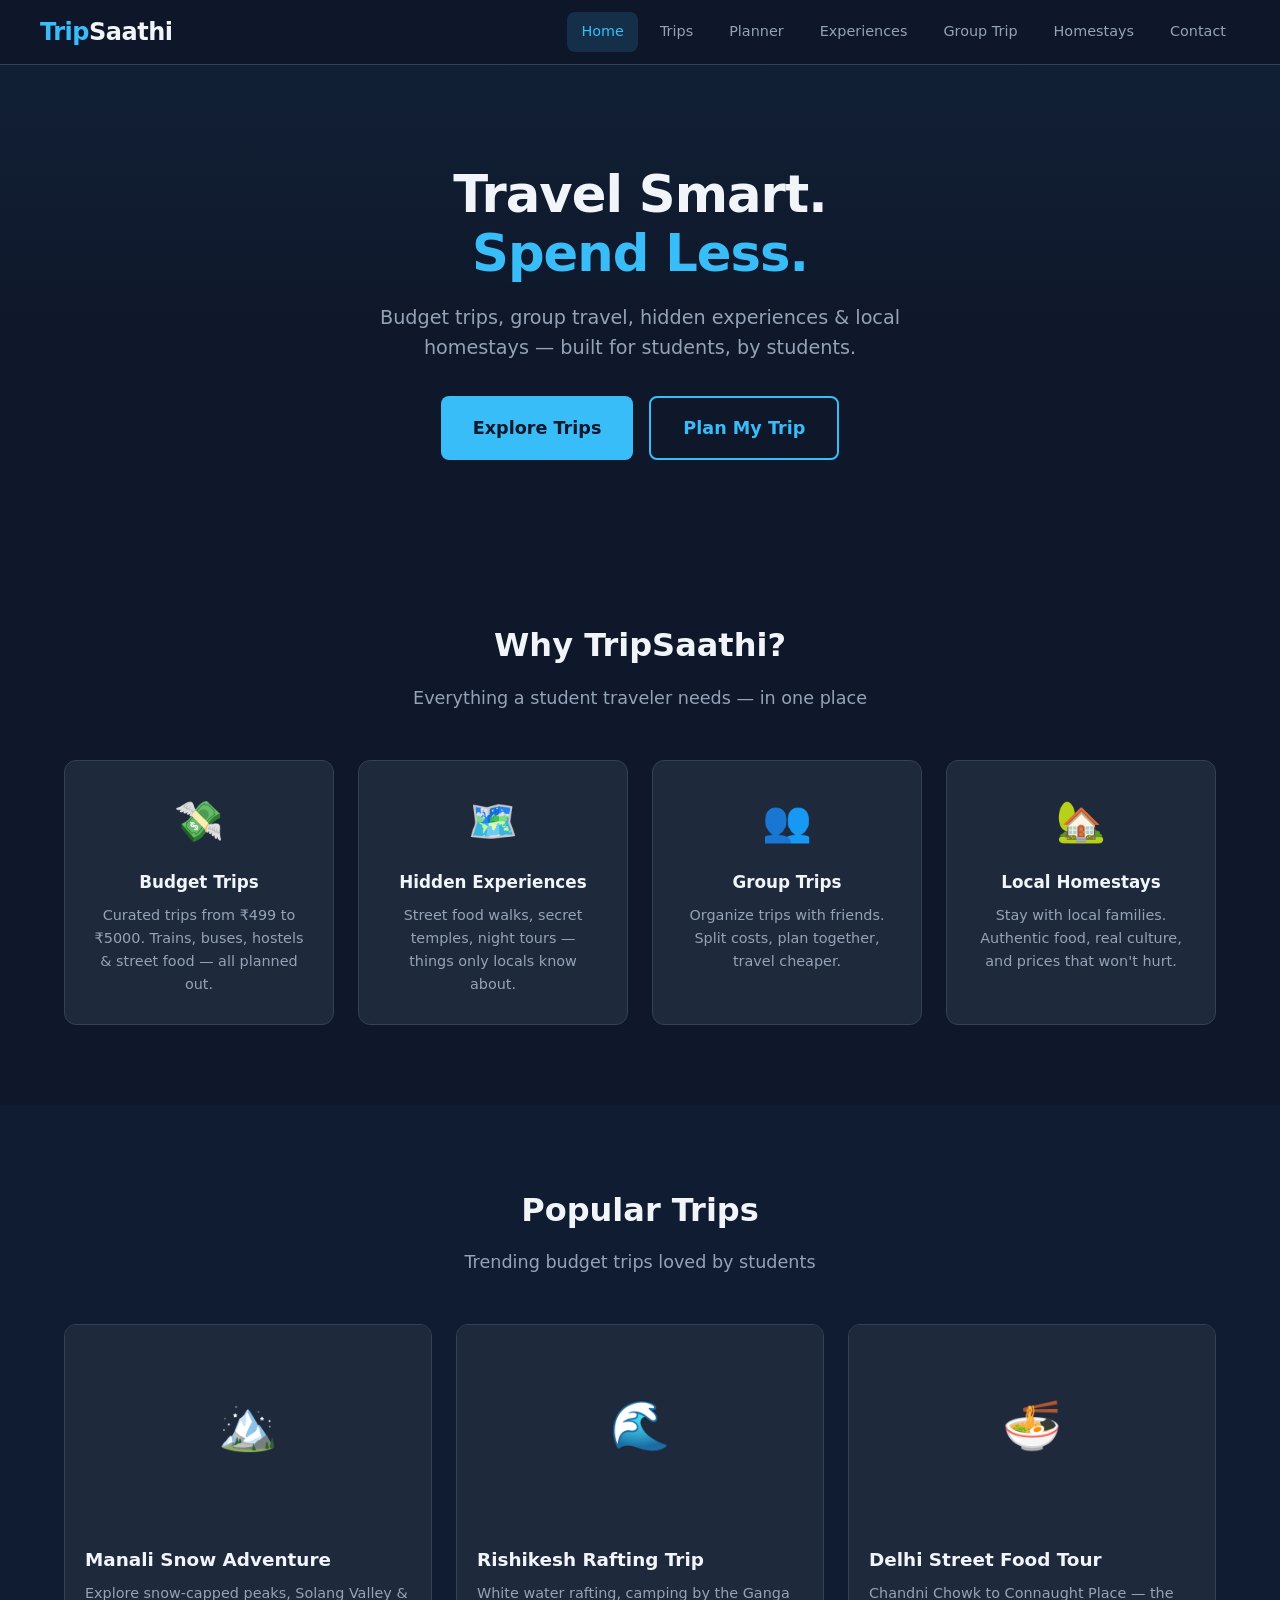
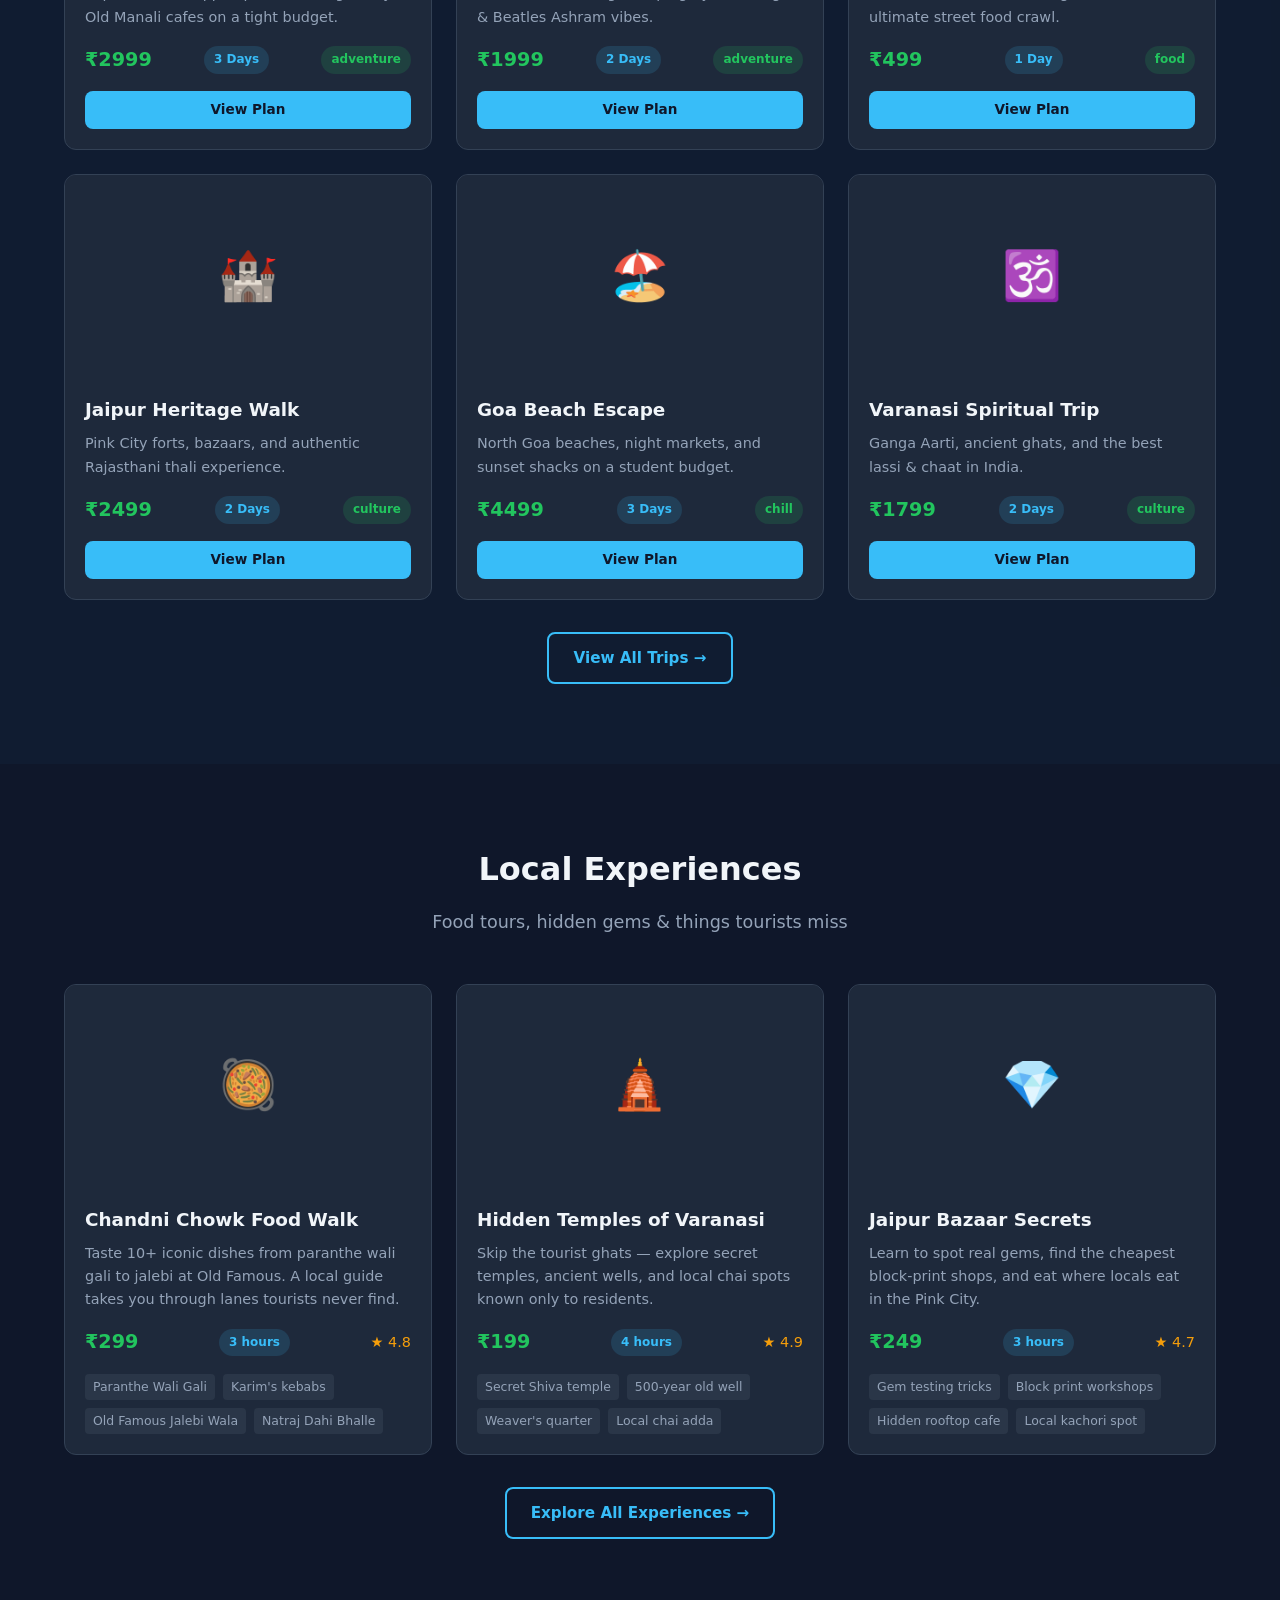
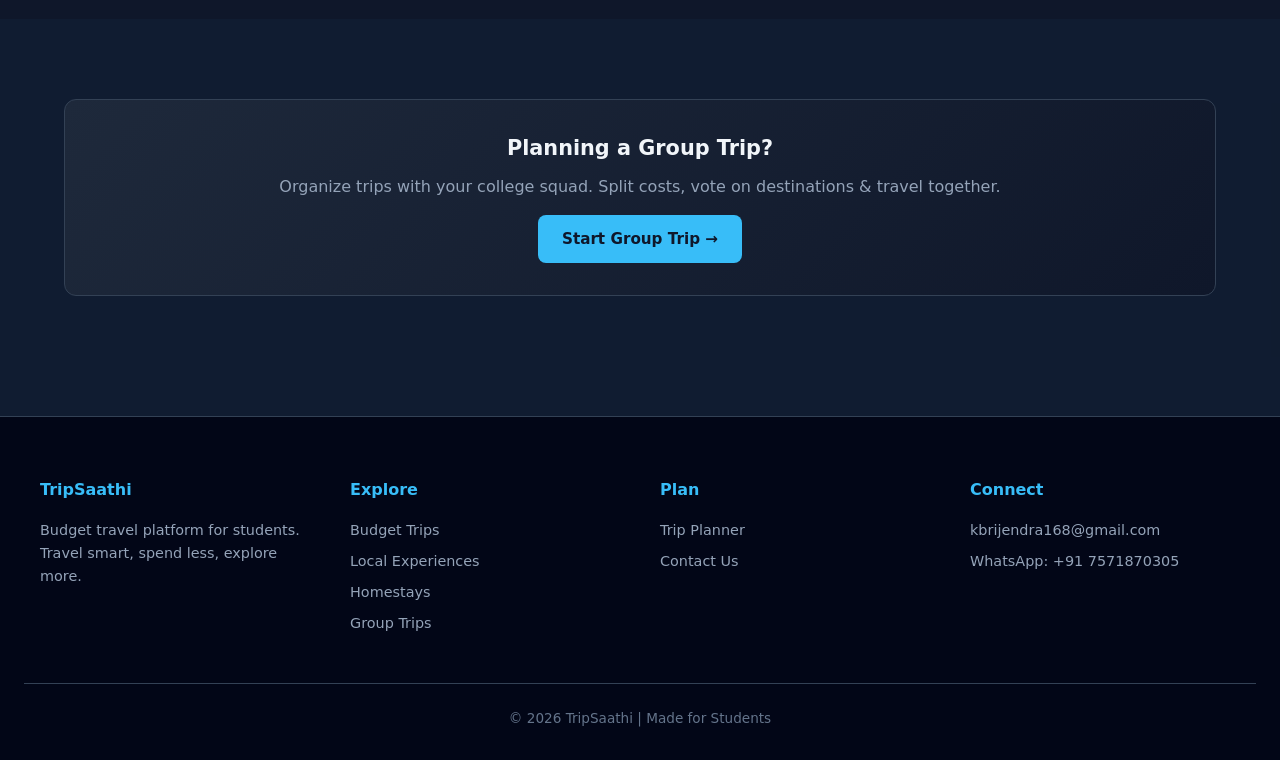
<file: index.html>
<!DOCTYPE html>
<html lang="en">
<head>
  <meta charset="UTF-8">
  <meta name="viewport" content="width=device-width, initial-scale=1.0">
  <title>TripSaathi - Travel Smart, Spend Less</title>
  <link rel="stylesheet" href="css/style.css">
</head>
<body>

<header class="header">
  <div class="header-inner">
    <a href="index.html" class="logo">Trip<span>Saathi</span></a>
    <button class="mobile-toggle" aria-label="Menu">&#9776;</button>
    <nav class="nav">
      <a href="index.html" class="active">Home</a>
      <a href="trips.html">Trips</a>
      <a href="planner.html">Planner</a>
      <a href="experiences.html">Experiences</a>
      <a href="group.html">Group Trip</a>
      <a href="homestays.html">Homestays</a>
      <a href="contact.html">Contact</a>
    </nav>
  </div>
</header>

<section class="hero">
  <div class="container">
    <h1>Travel Smart.<br><span class="highlight">Spend Less.</span></h1>
    <p>Budget trips, group travel, hidden experiences & local homestays — built for students, by students.</p>
    <div class="hero-actions">
      <a href="trips.html" class="btn btn-primary btn-lg">Explore Trips</a>
      <a href="planner.html" class="btn btn-outline btn-lg">Plan My Trip</a>
    </div>
  </div>
</section>

<section class="section">
  <div class="container">
    <div class="section-header">
      <h2>Why TripSaathi?</h2>
      <p>Everything a student traveler needs — in one place</p>
    </div>
    <div class="feature-grid">
      <div class="feature-item">
        <div class="feature-icon">💸</div>
        <h3>Budget Trips</h3>
        <p>Curated trips from ₹499 to ₹5000. Trains, buses, hostels & street food — all planned out.</p>
      </div>
      <div class="feature-item">
        <div class="feature-icon">🗺️</div>
        <h3>Hidden Experiences</h3>
        <p>Street food walks, secret temples, night tours — things only locals know about.</p>
      </div>
      <div class="feature-item">
        <div class="feature-icon">👥</div>
        <h3>Group Trips</h3>
        <p>Organize trips with friends. Split costs, plan together, travel cheaper.</p>
      </div>
      <div class="feature-item">
        <div class="feature-icon">🏡</div>
        <h3>Local Homestays</h3>
        <p>Stay with local families. Authentic food, real culture, and prices that won't hurt.</p>
      </div>
    </div>
  </div>
</section>

<section class="section" style="background: rgba(56, 189, 248, 0.03);">
  <div class="container">
    <div class="section-header">
      <h2>Popular Trips</h2>
      <p>Trending budget trips loved by students</p>
    </div>
    <div class="card-grid" id="popular-trips"></div>
    <div class="text-center mt-4">
      <a href="trips.html" class="btn btn-outline">View All Trips →</a>
    </div>
  </div>
</section>

<section class="section">
  <div class="container">
    <div class="section-header">
      <h2>Local Experiences</h2>
      <p>Food tours, hidden gems & things tourists miss</p>
    </div>
    <div class="card-grid" id="featured-experiences"></div>
    <div class="text-center mt-4">
      <a href="experiences.html" class="btn btn-outline">Explore All Experiences →</a>
    </div>
  </div>
</section>

<section class="section" style="background: rgba(56, 189, 248, 0.03);">
  <div class="container">
    <div class="group-banner">
      <h3>Planning a Group Trip?</h3>
      <p>Organize trips with your college squad. Split costs, vote on destinations & travel together.</p>
      <a href="group.html" class="btn btn-primary mt-2">Start Group Trip →</a>
    </div>
  </div>
</section>

<footer class="footer">
  <div class="footer-grid">
    <div class="footer-col">
      <h4>TripSaathi</h4>
      <p>Budget travel platform for students. Travel smart, spend less, explore more.</p>
    </div>
    <div class="footer-col">
      <h4>Explore</h4>
      <a href="trips.html">Budget Trips</a>
      <a href="experiences.html">Local Experiences</a>
      <a href="homestays.html">Homestays</a>
      <a href="group.html">Group Trips</a>
    </div>
    <div class="footer-col">
      <h4>Plan</h4>
      <a href="planner.html">Trip Planner</a>
      <a href="contact.html">Contact Us</a>
    </div>
    <div class="footer-col">
      <h4>Connect</h4>
      <a href="mailto:kbrijendra168@gmail.com">kbrijendra168@gmail.com</a>
      <a href="https://wa.me/917571870305">WhatsApp: +91 7571870305</a>
    </div>
  </div>
  <div class="footer-bottom">
    <p>&copy; 2026 TripSaathi | Made for Students</p>
  </div>
</footer>

<script src="js/app.js"></script>
<script>
  // Render popular trips (first 6)
  var popularGrid = document.getElementById('popular-trips');
  tripData.slice(0, 6).forEach(function(trip) {
    popularGrid.innerHTML += renderTripCard(trip);
  });

  // Render featured experiences (first 3)
  var expGrid = document.getElementById('featured-experiences');
  experienceData.slice(0, 3).forEach(function(exp) {
    expGrid.innerHTML += renderExperienceCard(exp);
  });
</script>

</body>
</html>
</file>
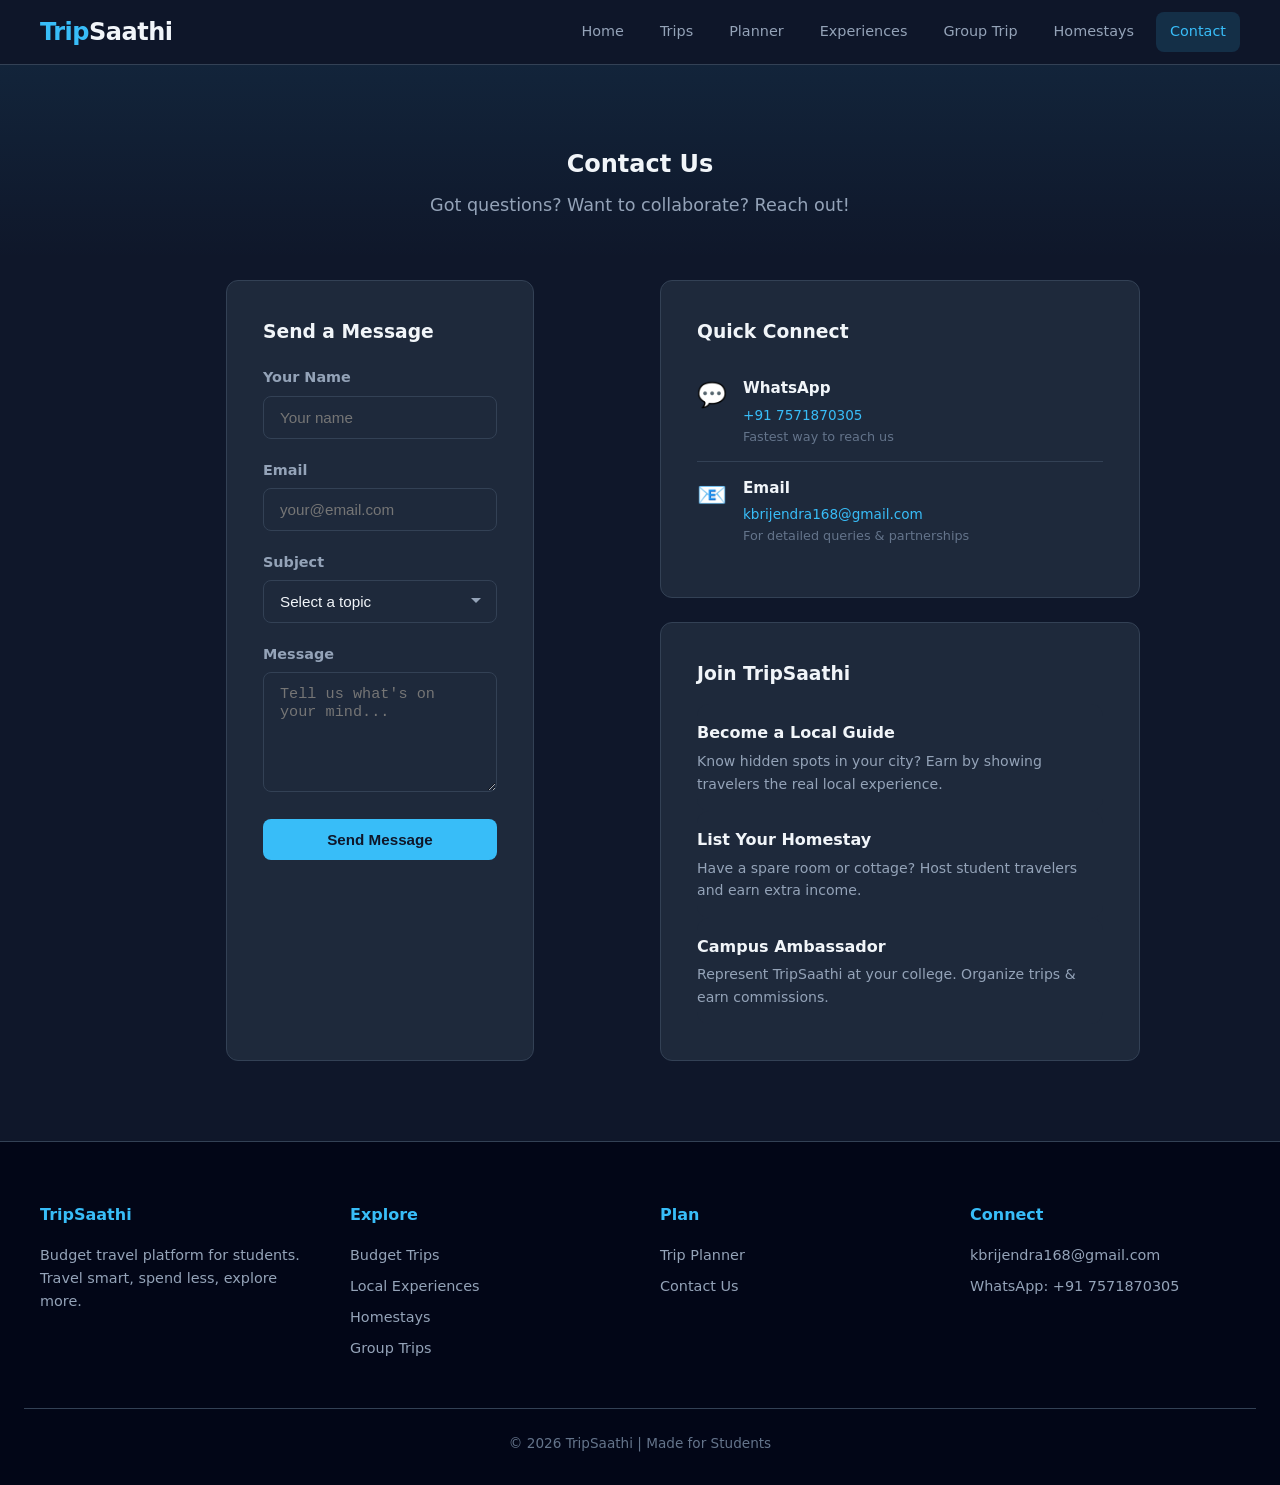
<file: contact.html>
<!DOCTYPE html>
<html lang="en">
<head>
  <meta charset="UTF-8">
  <meta name="viewport" content="width=device-width, initial-scale=1.0">
  <title>Contact Us - TripSaathi</title>
  <link rel="stylesheet" href="css/style.css">
</head>
<body>

<header class="header">
  <div class="header-inner">
    <a href="index.html" class="logo">Trip<span>Saathi</span></a>
    <button class="mobile-toggle" aria-label="Menu">&#9776;</button>
    <nav class="nav">
      <a href="index.html">Home</a>
      <a href="trips.html">Trips</a>
      <a href="planner.html">Planner</a>
      <a href="experiences.html">Experiences</a>
      <a href="group.html">Group Trip</a>
      <a href="homestays.html">Homestays</a>
      <a href="contact.html" class="active">Contact</a>
    </nav>
  </div>
</header>

<section class="experience-hero">
  <div class="container">
    <h1>Contact Us</h1>
    <p style="color:var(--text-secondary);margin-top:8px;font-size:1.1rem;">Got questions? Want to collaborate? Reach out!</p>
  </div>
</section>

<section class="section" style="padding-top:20px;">
  <div class="container">
    <div style="display:grid;grid-template-columns:1fr 1fr;gap:40px;max-width:1000px;margin:0 auto;" class="contact-layout">

      <div class="planner-box">
        <h3 style="margin-bottom:20px;">Send a Message</h3>

        <form name="contact" method="POST" data-netlify="true" netlify-honeypot="bot-field" id="contact-form">
          <input type="hidden" name="form-name" value="contact">
          <p class="hidden"><label>Don't fill this: <input name="bot-field"></label></p>

          <div class="form-group">
            <label>Your Name</label>
            <input type="text" name="name" class="form-control" placeholder="Your name" required>
          </div>

          <div class="form-group">
            <label>Email</label>
            <input type="email" name="email" class="form-control" placeholder="your@email.com" required>
          </div>

          <div class="form-group">
            <label>Subject</label>
            <select name="subject" class="form-control" required>
              <option value="">Select a topic</option>
              <option value="trip-query">Trip Query</option>
              <option value="group-trip">Group Trip Planning</option>
              <option value="become-guide">Become a Local Guide</option>
              <option value="list-homestay">List My Homestay</option>
              <option value="collaboration">Collaboration / Partnership</option>
              <option value="feedback">Feedback</option>
              <option value="other">Other</option>
            </select>
          </div>

          <div class="form-group">
            <label>Message</label>
            <textarea name="message" class="form-control" placeholder="Tell us what's on your mind..." required></textarea>
          </div>

          <button type="submit" class="btn btn-primary" style="width:100%;justify-content:center;">Send Message</button>
        </form>

        <div id="contact-success" class="hidden result-box mt-4" style="text-align:center;">
          <h3 style="color:var(--success);">Message Sent!</h3>
          <p>We'll get back to you soon. You can also reach us on WhatsApp for faster replies.</p>
        </div>
      </div>

      <div>
        <div class="planner-box" style="margin-bottom:24px;">
          <h3 style="margin-bottom:16px;">Quick Connect</h3>
          <div class="itinerary-item">
            <div class="itinerary-icon">💬</div>
            <div class="itinerary-details">
              <h4>WhatsApp</h4>
              <p><a href="https://wa.me/917571870305">+91 7571870305</a></p>
              <p style="color:var(--text-muted);font-size:0.8rem;">Fastest way to reach us</p>
            </div>
          </div>
          <div class="itinerary-item">
            <div class="itinerary-icon">📧</div>
            <div class="itinerary-details">
              <h4>Email</h4>
              <p><a href="mailto:kbrijendra168@gmail.com">kbrijendra168@gmail.com</a></p>
              <p style="color:var(--text-muted);font-size:0.8rem;">For detailed queries & partnerships</p>
            </div>
          </div>
        </div>

        <div class="planner-box">
          <h3 style="margin-bottom:16px;">Join TripSaathi</h3>
          <div class="feature-item" style="border:none;padding:16px 0;text-align:left;">
            <h4 style="margin-bottom:4px;">Become a Local Guide</h4>
            <p style="color:var(--text-secondary);font-size:0.88rem;">Know hidden spots in your city? Earn by showing travelers the real local experience.</p>
          </div>
          <div class="feature-item" style="border:none;padding:16px 0;text-align:left;">
            <h4 style="margin-bottom:4px;">List Your Homestay</h4>
            <p style="color:var(--text-secondary);font-size:0.88rem;">Have a spare room or cottage? Host student travelers and earn extra income.</p>
          </div>
          <div class="feature-item" style="border:none;padding:16px 0;text-align:left;">
            <h4 style="margin-bottom:4px;">Campus Ambassador</h4>
            <p style="color:var(--text-secondary);font-size:0.88rem;">Represent TripSaathi at your college. Organize trips & earn commissions.</p>
          </div>
        </div>
      </div>

    </div>
  </div>
</section>

<footer class="footer">
  <div class="footer-grid">
    <div class="footer-col">
      <h4>TripSaathi</h4>
      <p>Budget travel platform for students. Travel smart, spend less, explore more.</p>
    </div>
    <div class="footer-col">
      <h4>Explore</h4>
      <a href="trips.html">Budget Trips</a>
      <a href="experiences.html">Local Experiences</a>
      <a href="homestays.html">Homestays</a>
      <a href="group.html">Group Trips</a>
    </div>
    <div class="footer-col">
      <h4>Plan</h4>
      <a href="planner.html">Trip Planner</a>
      <a href="contact.html">Contact Us</a>
    </div>
    <div class="footer-col">
      <h4>Connect</h4>
      <a href="mailto:kbrijendra168@gmail.com">kbrijendra168@gmail.com</a>
      <a href="https://wa.me/917571870305">WhatsApp: +91 7571870305</a>
    </div>
  </div>
  <div class="footer-bottom">
    <p>&copy; 2026 TripSaathi | Made for Students</p>
  </div>
</footer>

<script src="js/app.js"></script>
<script>
  var form = document.getElementById('contact-form');
  form.addEventListener('submit', function(e) {
    e.preventDefault();
    var formData = new FormData(form);
    fetch('/', {
      method: 'POST',
      headers: { 'Content-Type': 'application/x-www-form-urlencoded' },
      body: new URLSearchParams(formData).toString()
    }).then(function() {
      form.classList.add('hidden');
      document.getElementById('contact-success').classList.remove('hidden');
    }).catch(function() {
      alert('Something went wrong. Please try WhatsApp instead!');
    });
  });
</script>

<style>
  @media (max-width: 768px) {
    .contact-layout { grid-template-columns: 1fr !important; }
  }
</style>

</body>
</html>
</file>
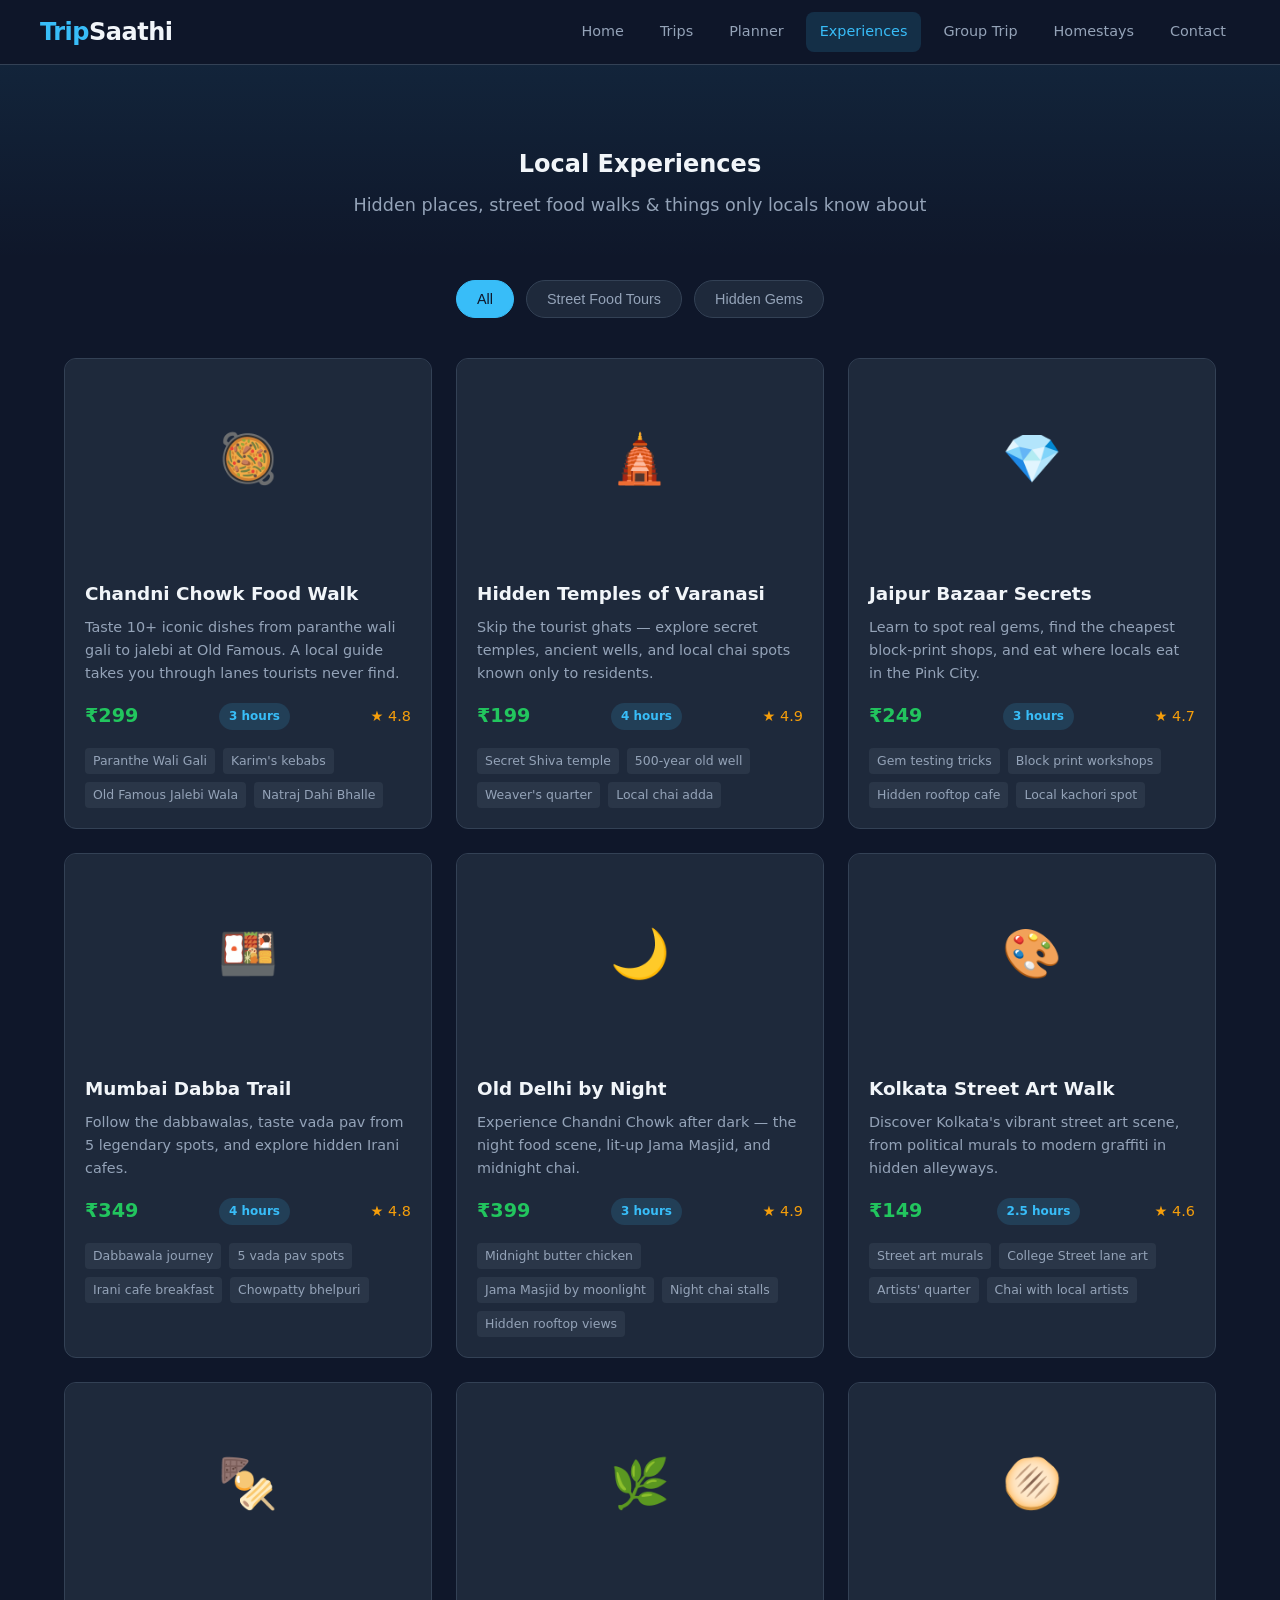
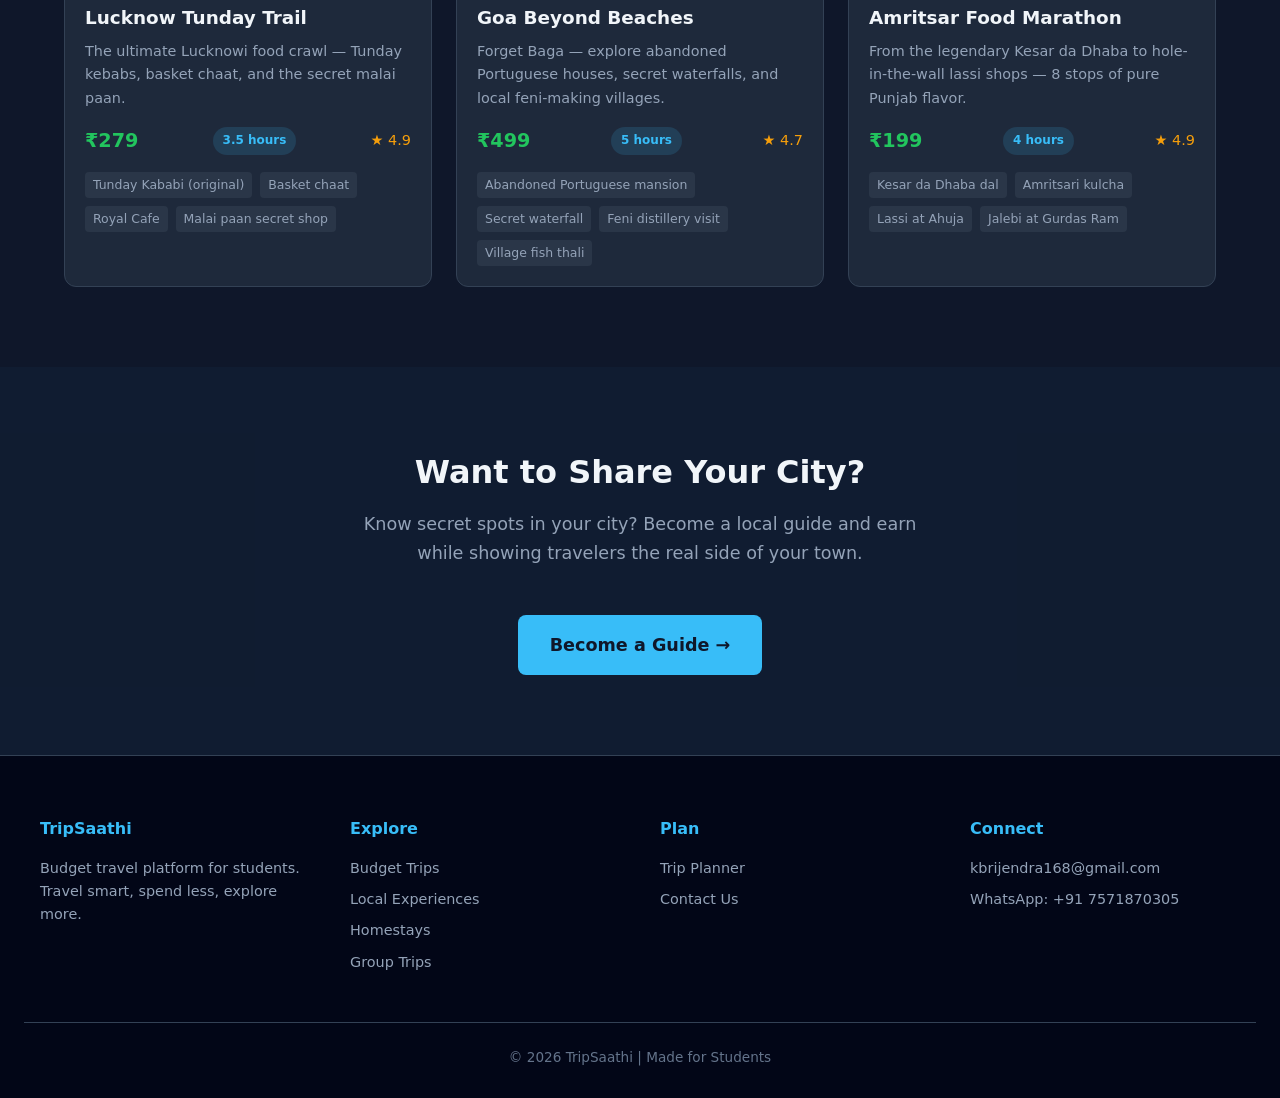
<file: experiences.html>
<!DOCTYPE html>
<html lang="en">
<head>
  <meta charset="UTF-8">
  <meta name="viewport" content="width=device-width, initial-scale=1.0">
  <title>Local Experiences - TripSaathi</title>
  <link rel="stylesheet" href="css/style.css">
</head>
<body>

<header class="header">
  <div class="header-inner">
    <a href="index.html" class="logo">Trip<span>Saathi</span></a>
    <button class="mobile-toggle" aria-label="Menu">&#9776;</button>
    <nav class="nav">
      <a href="index.html">Home</a>
      <a href="trips.html">Trips</a>
      <a href="planner.html">Planner</a>
      <a href="experiences.html" class="active">Experiences</a>
      <a href="group.html">Group Trip</a>
      <a href="homestays.html">Homestays</a>
      <a href="contact.html">Contact</a>
    </nav>
  </div>
</header>

<section class="experience-hero">
  <div class="container">
    <h1>Local Experiences</h1>
    <p style="color:var(--text-secondary);margin-top:8px;font-size:1.1rem;">Hidden places, street food walks & things only locals know about</p>
  </div>
</section>

<section class="section" style="padding-top:20px;">
  <div class="container">
    <div class="category-tabs" id="exp-filters">
      <button class="category-tab active" data-filter="all">All</button>
      <button class="category-tab" data-filter="food">Street Food Tours</button>
      <button class="category-tab" data-filter="hidden">Hidden Gems</button>
    </div>

    <div class="card-grid" id="all-experiences"></div>
  </div>
</section>

<section class="section" style="background: rgba(56, 189, 248, 0.03);">
  <div class="container">
    <div class="section-header">
      <h2>Want to Share Your City?</h2>
      <p>Know secret spots in your city? Become a local guide and earn while showing travelers the real side of your town.</p>
    </div>
    <div class="text-center">
      <a href="contact.html" class="btn btn-primary btn-lg">Become a Guide →</a>
    </div>
  </div>
</section>

<footer class="footer">
  <div class="footer-grid">
    <div class="footer-col">
      <h4>TripSaathi</h4>
      <p>Budget travel platform for students. Travel smart, spend less, explore more.</p>
    </div>
    <div class="footer-col">
      <h4>Explore</h4>
      <a href="trips.html">Budget Trips</a>
      <a href="experiences.html">Local Experiences</a>
      <a href="homestays.html">Homestays</a>
      <a href="group.html">Group Trips</a>
    </div>
    <div class="footer-col">
      <h4>Plan</h4>
      <a href="planner.html">Trip Planner</a>
      <a href="contact.html">Contact Us</a>
    </div>
    <div class="footer-col">
      <h4>Connect</h4>
      <a href="mailto:kbrijendra168@gmail.com">kbrijendra168@gmail.com</a>
      <a href="https://wa.me/917571870305">WhatsApp: +91 7571870305</a>
    </div>
  </div>
  <div class="footer-bottom">
    <p>&copy; 2026 TripSaathi | Made for Students</p>
  </div>
</footer>

<script src="js/app.js"></script>
<script>
  var grid = document.getElementById('all-experiences');
  experienceData.forEach(function(exp) {
    grid.innerHTML += renderExperienceCard(exp);
  });

  var tabs = document.querySelectorAll('#exp-filters .category-tab');
  tabs.forEach(function(tab) {
    tab.addEventListener('click', function() {
      tabs.forEach(function(t) { t.classList.remove('active'); });
      tab.classList.add('active');
      filterCards(grid, tab.getAttribute('data-filter'));
    });
  });
</script>

</body>
</html>
</file>
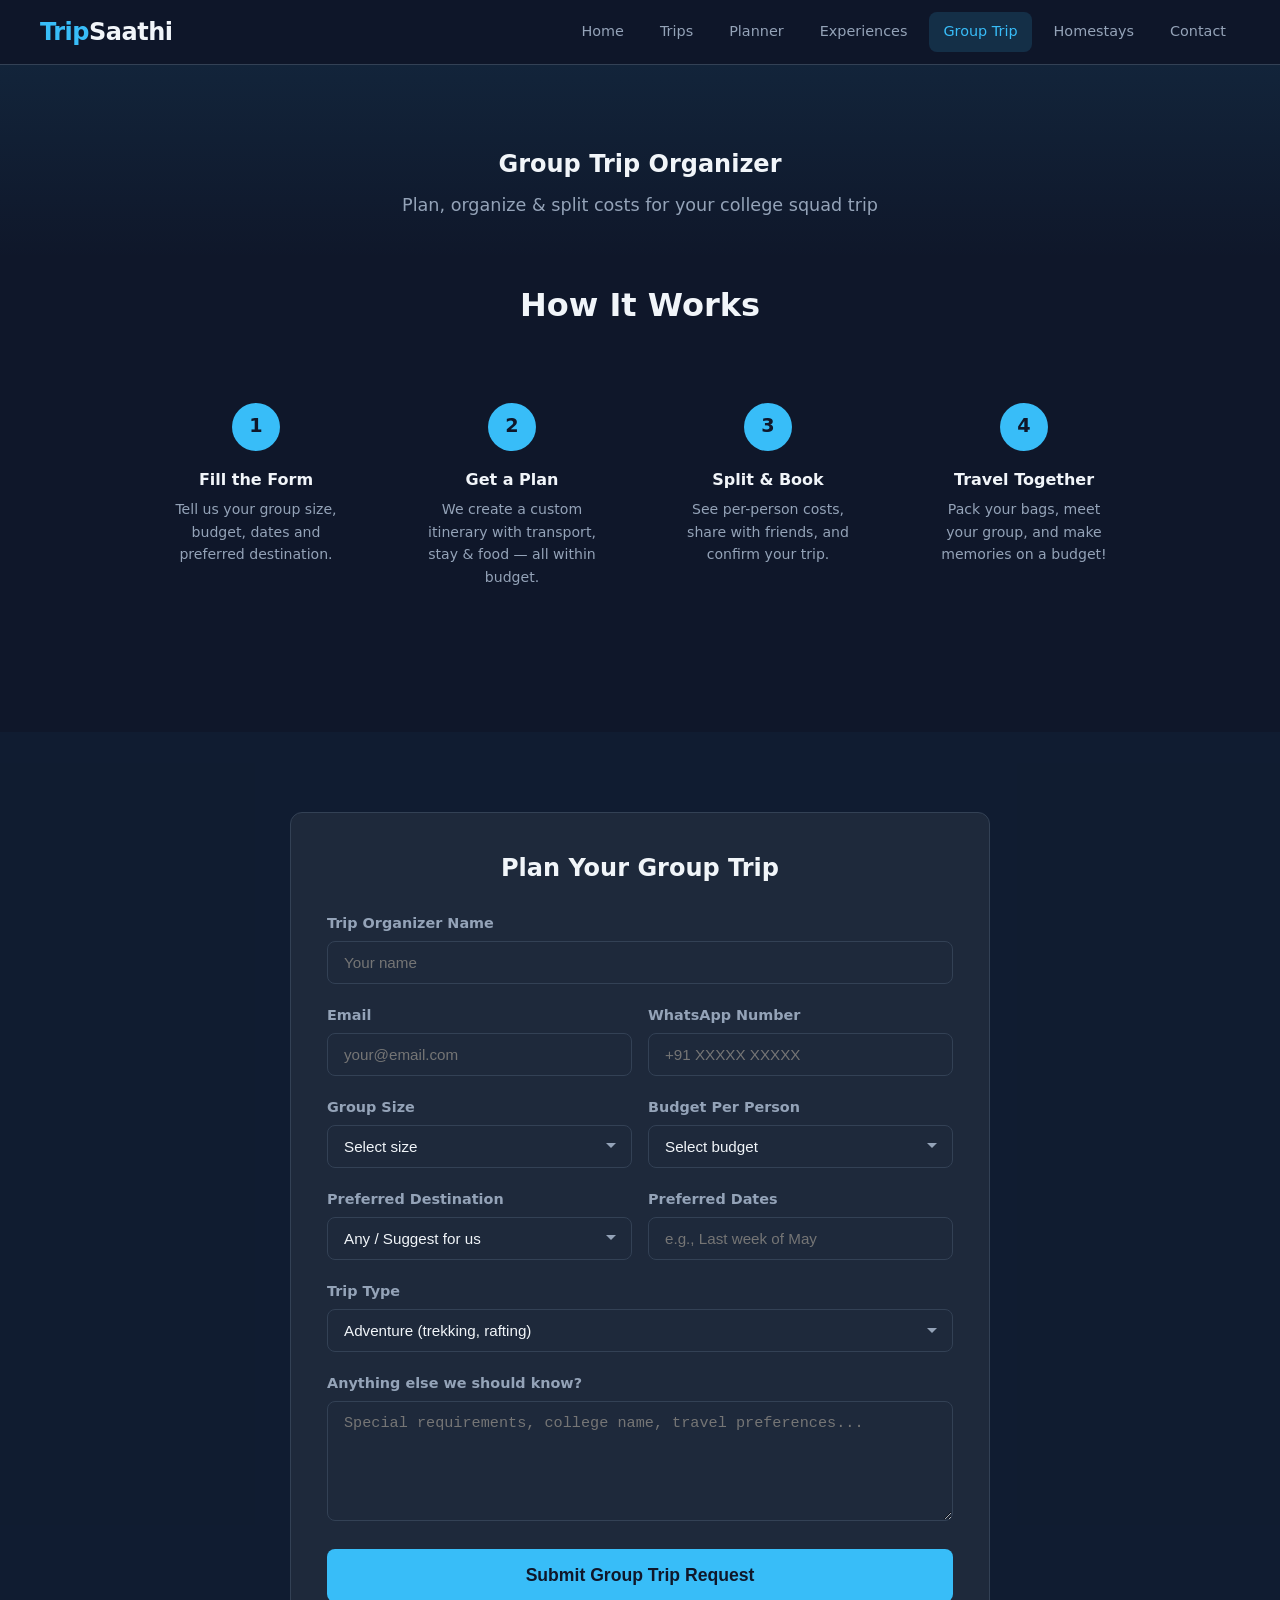
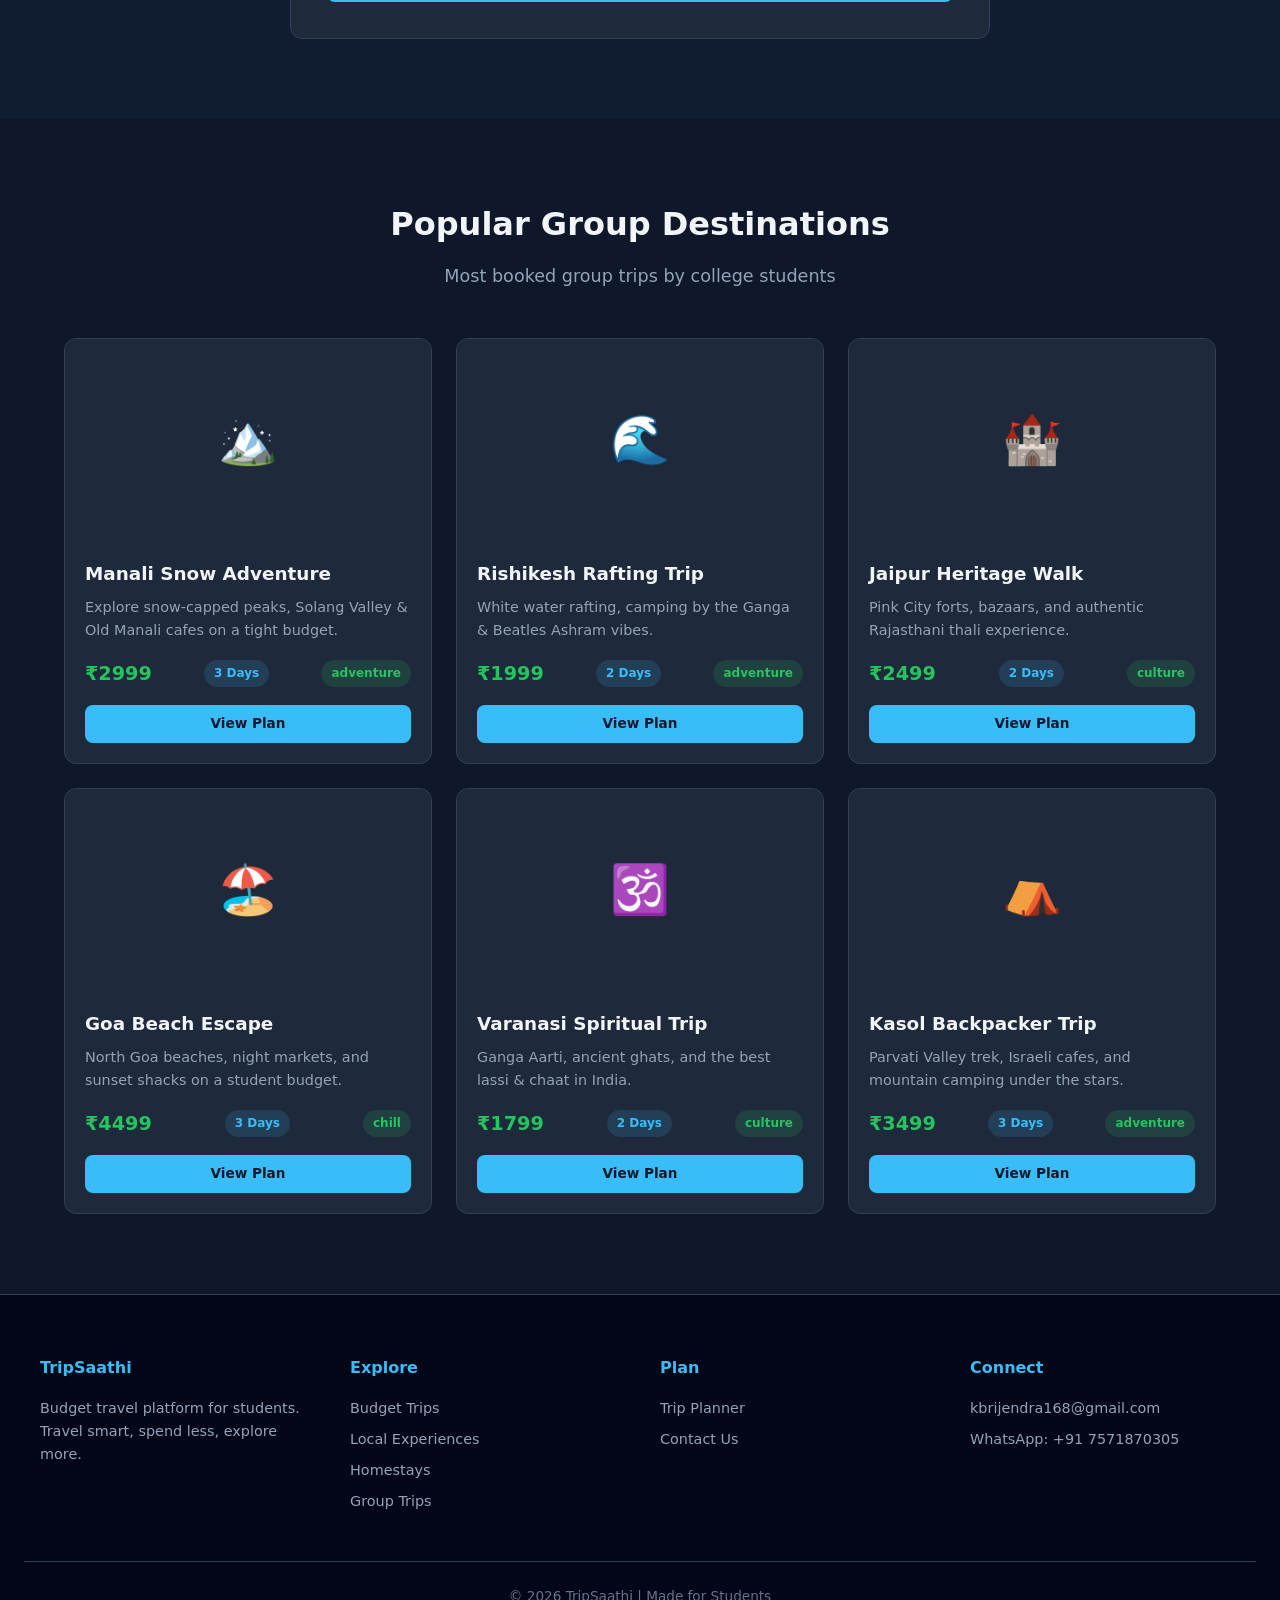
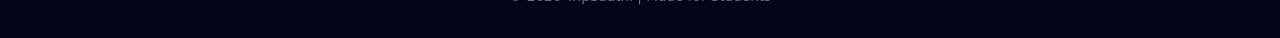
<file: group.html>
<!DOCTYPE html>
<html lang="en">
<head>
  <meta charset="UTF-8">
  <meta name="viewport" content="width=device-width, initial-scale=1.0">
  <title>Group Trip Organizer - TripSaathi</title>
  <link rel="stylesheet" href="css/style.css">
</head>
<body>

<header class="header">
  <div class="header-inner">
    <a href="index.html" class="logo">Trip<span>Saathi</span></a>
    <button class="mobile-toggle" aria-label="Menu">&#9776;</button>
    <nav class="nav">
      <a href="index.html">Home</a>
      <a href="trips.html">Trips</a>
      <a href="planner.html">Planner</a>
      <a href="experiences.html">Experiences</a>
      <a href="group.html" class="active">Group Trip</a>
      <a href="homestays.html">Homestays</a>
      <a href="contact.html">Contact</a>
    </nav>
  </div>
</header>

<section class="experience-hero">
  <div class="container">
    <h1>Group Trip Organizer</h1>
    <p style="color:var(--text-secondary);margin-top:8px;font-size:1.1rem;">Plan, organize & split costs for your college squad trip</p>
  </div>
</section>

<section class="section" style="padding-top:20px;">
  <div class="container">
    <div class="section-header">
      <h2>How It Works</h2>
    </div>
    <div class="steps">
      <div class="step">
        <div class="step-number">1</div>
        <h4>Fill the Form</h4>
        <p>Tell us your group size, budget, dates and preferred destination.</p>
      </div>
      <div class="step">
        <div class="step-number">2</div>
        <h4>Get a Plan</h4>
        <p>We create a custom itinerary with transport, stay & food — all within budget.</p>
      </div>
      <div class="step">
        <div class="step-number">3</div>
        <h4>Split & Book</h4>
        <p>See per-person costs, share with friends, and confirm your trip.</p>
      </div>
      <div class="step">
        <div class="step-number">4</div>
        <h4>Travel Together</h4>
        <p>Pack your bags, meet your group, and make memories on a budget!</p>
      </div>
    </div>
  </div>
</section>

<section class="section" style="background: rgba(56, 189, 248, 0.03);">
  <div class="container">
    <div class="planner-box">
      <h2 style="text-align:center;margin-bottom:24px;">Plan Your Group Trip</h2>

      <form name="group-trip" method="POST" data-netlify="true" netlify-honeypot="bot-field" id="group-form">
        <input type="hidden" name="form-name" value="group-trip">
        <p class="hidden"><label>Don't fill this: <input name="bot-field"></label></p>

        <div class="form-group">
          <label>Trip Organizer Name</label>
          <input type="text" name="organizer" class="form-control" placeholder="Your name" required>
        </div>

        <div class="form-row">
          <div class="form-group">
            <label>Email</label>
            <input type="email" name="email" class="form-control" placeholder="your@email.com" required>
          </div>
          <div class="form-group">
            <label>WhatsApp Number</label>
            <input type="tel" name="phone" class="form-control" placeholder="+91 XXXXX XXXXX" required>
          </div>
        </div>

        <div class="form-row">
          <div class="form-group">
            <label>Group Size</label>
            <select name="group-size" class="form-control" required>
              <option value="">Select size</option>
              <option value="2-3">2-3 Friends</option>
              <option value="4-6">4-6 Friends</option>
              <option value="7-10">7-10 Friends</option>
              <option value="10+">10+ (College group)</option>
            </select>
          </div>
          <div class="form-group">
            <label>Budget Per Person</label>
            <select name="budget" class="form-control" required>
              <option value="">Select budget</option>
              <option value="under-1000">Under ₹1000</option>
              <option value="1000-2000">₹1000 - ₹2000</option>
              <option value="2000-3000">₹2000 - ₹3000</option>
              <option value="3000-5000">₹3000 - ₹5000</option>
              <option value="5000+">₹5000+</option>
            </select>
          </div>
        </div>

        <div class="form-row">
          <div class="form-group">
            <label>Preferred Destination</label>
            <select name="destination" class="form-control" id="destination-select">
              <option value="">Any / Suggest for us</option>
              <option value="manali">Manali</option>
              <option value="rishikesh">Rishikesh</option>
              <option value="goa">Goa</option>
              <option value="jaipur">Jaipur</option>
              <option value="kasol">Kasol</option>
              <option value="udaipur">Udaipur</option>
              <option value="mcleodganj">Mcleodganj</option>
              <option value="varanasi">Varanasi</option>
              <option value="pondicherry">Pondicherry</option>
              <option value="other">Other</option>
            </select>
          </div>
          <div class="form-group">
            <label>Preferred Dates</label>
            <input type="text" name="dates" class="form-control" placeholder="e.g., Last week of May">
          </div>
        </div>

        <div class="form-group">
          <label>Trip Type</label>
          <select name="trip-type" class="form-control">
            <option value="adventure">Adventure (trekking, rafting)</option>
            <option value="chill">Chill (beach, cafe hopping)</option>
            <option value="culture">Culture (forts, temples, food)</option>
            <option value="mixed">Mix of everything</option>
          </select>
        </div>

        <div class="form-group">
          <label>Anything else we should know?</label>
          <textarea name="notes" class="form-control" placeholder="Special requirements, college name, travel preferences..."></textarea>
        </div>

        <button type="submit" class="btn btn-primary btn-lg" style="width:100%;justify-content:center;">Submit Group Trip Request</button>
      </form>

      <div id="form-success" class="hidden result-box mt-4" style="text-align:center;">
        <h3 style="color:var(--success);">Request Submitted!</h3>
        <p>We'll get back to you within 24 hours with a custom group trip plan. Check your WhatsApp!</p>
      </div>
    </div>
  </div>
</section>

<section class="section">
  <div class="container">
    <div class="section-header">
      <h2>Popular Group Destinations</h2>
      <p>Most booked group trips by college students</p>
    </div>
    <div class="card-grid" id="group-trips"></div>
  </div>
</section>

<footer class="footer">
  <div class="footer-grid">
    <div class="footer-col">
      <h4>TripSaathi</h4>
      <p>Budget travel platform for students. Travel smart, spend less, explore more.</p>
    </div>
    <div class="footer-col">
      <h4>Explore</h4>
      <a href="trips.html">Budget Trips</a>
      <a href="experiences.html">Local Experiences</a>
      <a href="homestays.html">Homestays</a>
      <a href="group.html">Group Trips</a>
    </div>
    <div class="footer-col">
      <h4>Plan</h4>
      <a href="planner.html">Trip Planner</a>
      <a href="contact.html">Contact Us</a>
    </div>
    <div class="footer-col">
      <h4>Connect</h4>
      <a href="mailto:kbrijendra168@gmail.com">kbrijendra168@gmail.com</a>
      <a href="https://wa.me/917571870305">WhatsApp: +91 7571870305</a>
    </div>
  </div>
  <div class="footer-bottom">
    <p>&copy; 2026 TripSaathi | Made for Students</p>
  </div>
</footer>

<script src="js/app.js"></script>
<script>
  // Render group-friendly trips
  var grid = document.getElementById('group-trips');
  tripData.filter(function(t) { return t.days >= 2; }).slice(0, 6).forEach(function(trip) {
    grid.innerHTML += renderTripCard(trip);
  });

  // Pre-select destination from URL param
  var params = new URLSearchParams(window.location.search);
  var tripId = params.get('trip');
  if (tripId) {
    var trip = tripData.find(function(t) { return t.id === parseInt(tripId); });
    if (trip) {
      var sel = document.getElementById('destination-select');
      var cityLower = trip.city.toLowerCase();
      for (var i = 0; i < sel.options.length; i++) {
        if (sel.options[i].value === cityLower) {
          sel.selectedIndex = i;
          break;
        }
      }
    }
  }

  // Form submission
  var form = document.getElementById('group-form');
  form.addEventListener('submit', function(e) {
    e.preventDefault();
    var formData = new FormData(form);
    fetch('/', {
      method: 'POST',
      headers: { 'Content-Type': 'application/x-www-form-urlencoded' },
      body: new URLSearchParams(formData).toString()
    }).then(function() {
      form.classList.add('hidden');
      document.getElementById('form-success').classList.remove('hidden');
    }).catch(function() {
      alert('Something went wrong. Please try WhatsApp instead!');
    });
  });
</script>

</body>
</html>
</file>
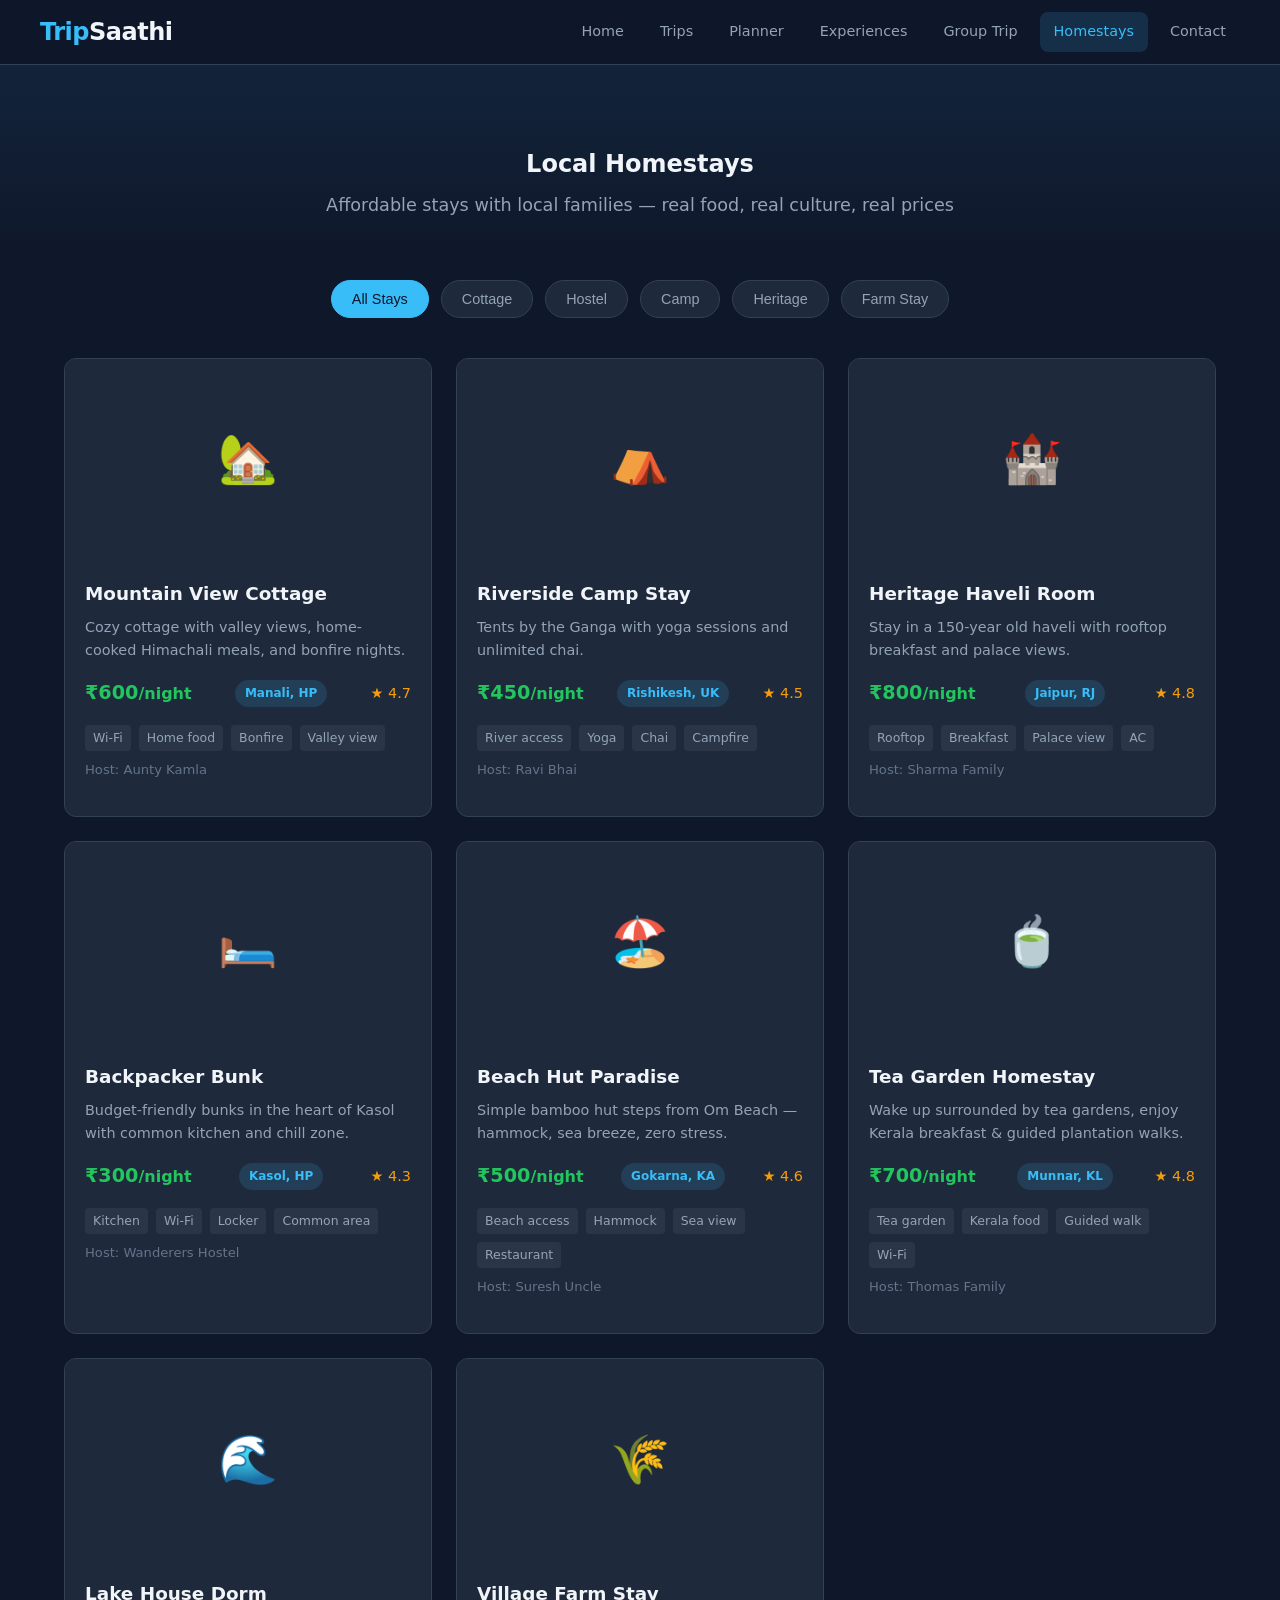
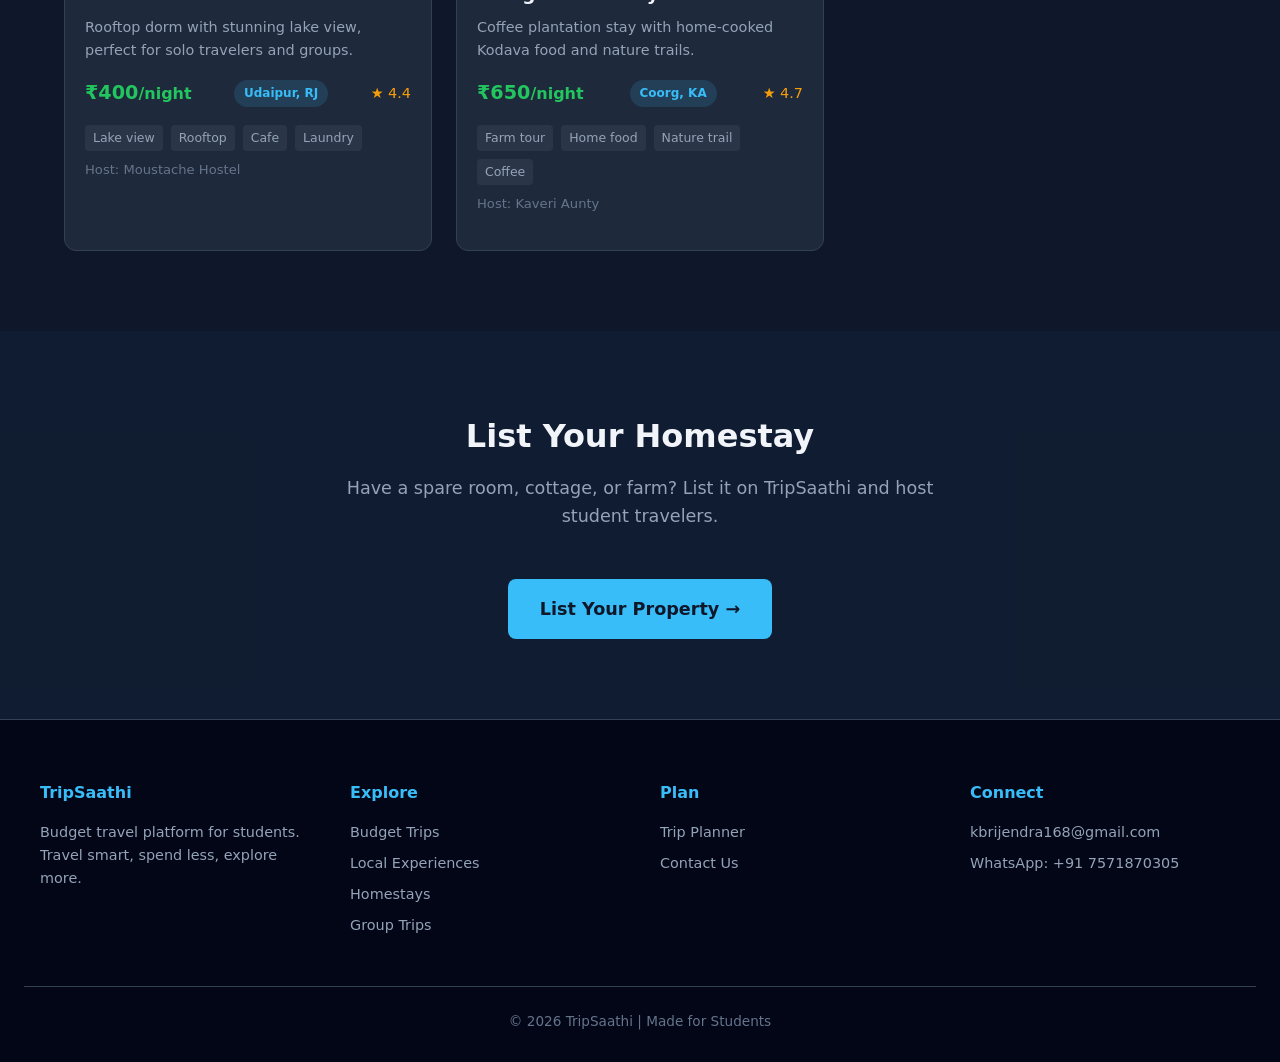
<file: homestays.html>
<!DOCTYPE html>
<html lang="en">
<head>
  <meta charset="UTF-8">
  <meta name="viewport" content="width=device-width, initial-scale=1.0">
  <title>Local Homestays - TripSaathi</title>
  <link rel="stylesheet" href="css/style.css">
</head>
<body>

<header class="header">
  <div class="header-inner">
    <a href="index.html" class="logo">Trip<span>Saathi</span></a>
    <button class="mobile-toggle" aria-label="Menu">&#9776;</button>
    <nav class="nav">
      <a href="index.html">Home</a>
      <a href="trips.html">Trips</a>
      <a href="planner.html">Planner</a>
      <a href="experiences.html">Experiences</a>
      <a href="group.html">Group Trip</a>
      <a href="homestays.html" class="active">Homestays</a>
      <a href="contact.html">Contact</a>
    </nav>
  </div>
</header>

<section class="experience-hero">
  <div class="container">
    <h1>Local Homestays</h1>
    <p style="color:var(--text-secondary);margin-top:8px;font-size:1.1rem;">Affordable stays with local families — real food, real culture, real prices</p>
  </div>
</section>

<section class="section" style="padding-top:20px;">
  <div class="container">
    <div class="category-tabs" id="stay-filters">
      <button class="category-tab active" data-filter="all">All Stays</button>
      <button class="category-tab" data-filter="cottage">Cottage</button>
      <button class="category-tab" data-filter="hostel">Hostel</button>
      <button class="category-tab" data-filter="camp">Camp</button>
      <button class="category-tab" data-filter="heritage">Heritage</button>
      <button class="category-tab" data-filter="farm">Farm Stay</button>
    </div>

    <div class="card-grid" id="all-homestays"></div>
  </div>
</section>

<section class="section" style="background: rgba(56, 189, 248, 0.03);">
  <div class="container">
    <div class="section-header">
      <h2>List Your Homestay</h2>
      <p>Have a spare room, cottage, or farm? List it on TripSaathi and host student travelers.</p>
    </div>
    <div class="text-center">
      <a href="contact.html" class="btn btn-primary btn-lg">List Your Property →</a>
    </div>
  </div>
</section>

<footer class="footer">
  <div class="footer-grid">
    <div class="footer-col">
      <h4>TripSaathi</h4>
      <p>Budget travel platform for students. Travel smart, spend less, explore more.</p>
    </div>
    <div class="footer-col">
      <h4>Explore</h4>
      <a href="trips.html">Budget Trips</a>
      <a href="experiences.html">Local Experiences</a>
      <a href="homestays.html">Homestays</a>
      <a href="group.html">Group Trips</a>
    </div>
    <div class="footer-col">
      <h4>Plan</h4>
      <a href="planner.html">Trip Planner</a>
      <a href="contact.html">Contact Us</a>
    </div>
    <div class="footer-col">
      <h4>Connect</h4>
      <a href="mailto:kbrijendra168@gmail.com">kbrijendra168@gmail.com</a>
      <a href="https://wa.me/917571870305">WhatsApp: +91 7571870305</a>
    </div>
  </div>
  <div class="footer-bottom">
    <p>&copy; 2026 TripSaathi | Made for Students</p>
  </div>
</footer>

<script src="js/app.js"></script>
<script>
  var grid = document.getElementById('all-homestays');
  homestayData.forEach(function(stay) {
    grid.innerHTML += renderHomestayCard(stay);
  });

  var tabs = document.querySelectorAll('#stay-filters .category-tab');
  tabs.forEach(function(tab) {
    tab.addEventListener('click', function() {
      tabs.forEach(function(t) { t.classList.remove('active'); });
      tab.classList.add('active');
      filterCards(grid, tab.getAttribute('data-filter'));
    });
  });
</script>

</body>
</html>
</file>
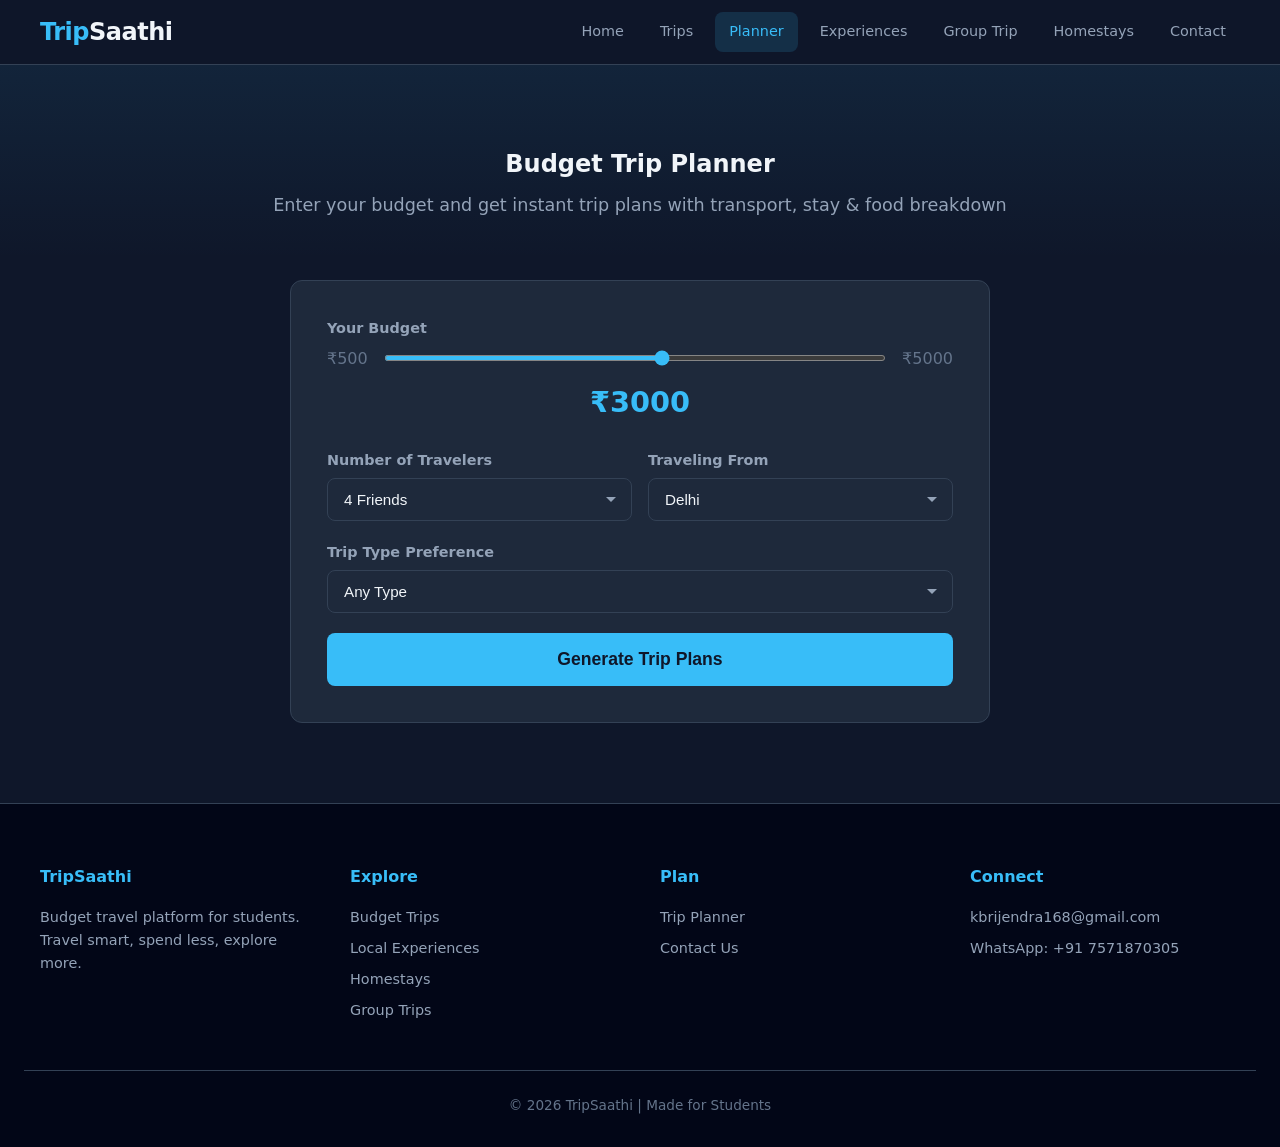
<file: planner.html>
<!DOCTYPE html>
<html lang="en">
<head>
  <meta charset="UTF-8">
  <meta name="viewport" content="width=device-width, initial-scale=1.0">
  <title>Budget Trip Planner - TripSaathi</title>
  <link rel="stylesheet" href="css/style.css">
</head>
<body>

<header class="header">
  <div class="header-inner">
    <a href="index.html" class="logo">Trip<span>Saathi</span></a>
    <button class="mobile-toggle" aria-label="Menu">&#9776;</button>
    <nav class="nav">
      <a href="index.html">Home</a>
      <a href="trips.html">Trips</a>
      <a href="planner.html" class="active">Planner</a>
      <a href="experiences.html">Experiences</a>
      <a href="group.html">Group Trip</a>
      <a href="homestays.html">Homestays</a>
      <a href="contact.html">Contact</a>
    </nav>
  </div>
</header>

<section class="experience-hero">
  <div class="container">
    <h1>Budget Trip Planner</h1>
    <p style="color:var(--text-secondary);margin-top:8px;font-size:1.1rem;">Enter your budget and get instant trip plans with transport, stay & food breakdown</p>
  </div>
</section>

<section class="section" style="padding-top:20px;">
  <div class="container">
    <div class="planner-box">
      <div class="form-group">
        <label>Your Budget</label>
        <div class="budget-range">
          <span style="color:var(--text-muted)">₹500</span>
          <input type="range" id="budget-slider" min="500" max="5000" step="100" value="3000">
          <span style="color:var(--text-muted)">₹5000</span>
        </div>
        <div class="budget-display" id="budget-display">₹3000</div>
      </div>

      <div class="form-row">
        <div class="form-group">
          <label>Number of Travelers</label>
          <select class="form-control" id="travelers">
            <option value="1">1 (Solo)</option>
            <option value="2">2 Friends</option>
            <option value="3">3 Friends</option>
            <option value="4" selected>4 Friends</option>
            <option value="5">5+ Group</option>
          </select>
        </div>
        <div class="form-group">
          <label>Traveling From</label>
          <select class="form-control" id="from-city">
            <option value="delhi">Delhi</option>
            <option value="mumbai">Mumbai</option>
            <option value="bangalore">Bangalore</option>
            <option value="kolkata">Kolkata</option>
            <option value="chennai">Chennai</option>
            <option value="other">Other</option>
          </select>
        </div>
      </div>

      <div class="form-group">
        <label>Trip Type Preference</label>
        <select class="form-control" id="trip-type">
          <option value="all">Any Type</option>
          <option value="adventure">Adventure</option>
          <option value="food">Food & Culture</option>
          <option value="chill">Chill / Beach</option>
          <option value="culture">Heritage & Culture</option>
        </select>
      </div>

      <button class="btn btn-primary btn-lg" style="width:100%;justify-content:center;" id="generate-btn">Generate Trip Plans</button>

      <div id="planner-results" class="hidden"></div>
    </div>

    <div id="trip-detail" class="hidden" style="margin-top:40px;"></div>
  </div>
</section>

<footer class="footer">
  <div class="footer-grid">
    <div class="footer-col">
      <h4>TripSaathi</h4>
      <p>Budget travel platform for students. Travel smart, spend less, explore more.</p>
    </div>
    <div class="footer-col">
      <h4>Explore</h4>
      <a href="trips.html">Budget Trips</a>
      <a href="experiences.html">Local Experiences</a>
      <a href="homestays.html">Homestays</a>
      <a href="group.html">Group Trips</a>
    </div>
    <div class="footer-col">
      <h4>Plan</h4>
      <a href="planner.html">Trip Planner</a>
      <a href="contact.html">Contact Us</a>
    </div>
    <div class="footer-col">
      <h4>Connect</h4>
      <a href="mailto:kbrijendra168@gmail.com">kbrijendra168@gmail.com</a>
      <a href="https://wa.me/917571870305">WhatsApp: +91 7571870305</a>
    </div>
  </div>
  <div class="footer-bottom">
    <p>&copy; 2026 TripSaathi | Made for Students</p>
  </div>
</footer>

<script src="js/app.js"></script>
<script>
  var slider = document.getElementById('budget-slider');
  var display = document.getElementById('budget-display');
  var generateBtn = document.getElementById('generate-btn');
  var resultsDiv = document.getElementById('planner-results');
  var detailDiv = document.getElementById('trip-detail');

  slider.addEventListener('input', function() {
    display.textContent = '₹' + slider.value;
  });

  // Check if coming from a trip card
  var params = new URLSearchParams(window.location.search);
  var tripId = params.get('trip');
  if (tripId) {
    var trip = tripData.find(function(t) { return t.id === parseInt(tripId); });
    if (trip) {
      showTripDetail(trip);
    }
  }

  generateBtn.addEventListener('click', function() {
    var budget = parseInt(slider.value);
    var travelers = parseInt(document.getElementById('travelers').value);
    var tripType = document.getElementById('trip-type').value;

    var plans = tripData.filter(function(trip) {
      if (trip.price > budget) return false;
      if (tripType !== 'all' && trip.category !== tripType) return false;
      return true;
    });

    plans.sort(function(a, b) { return (b.days / b.price) - (a.days / a.price); });

    if (plans.length === 0) {
      resultsDiv.innerHTML = '<div class="result-box"><h3>No trips found</h3><p>Try increasing your budget or changing the trip type.</p></div>';
      resultsDiv.classList.remove('hidden');
      return;
    }

    var html = '<div class="result-box"><h3>Recommended Trips for ₹' + budget + '</h3>';
    plans.forEach(function(trip) {
      var breakdown = formatBudgetBreakdown(trip, travelers);
      html += '<div class="itinerary-item" style="cursor:pointer;" onclick="showTripDetail(tripData.find(function(t){return t.id===' + trip.id + '}))">' +
        '<div class="itinerary-icon">' + trip.emoji + '</div>' +
        '<div class="itinerary-details" style="flex:1;">' +
          '<h4>' + trip.name + ' <span class="tag" style="margin-left:8px;">' + trip.days + 'D</span></h4>' +
          '<p>' + trip.city + ' | ' + trip.transport + '</p>' +
          '<p class="cost">₹' + breakdown.perPerson + '/person (total ₹' + breakdown.total + ' for ' + travelers + ')</p>' +
        '</div>' +
      '</div>';
    });
    html += '</div>';

    resultsDiv.innerHTML = html;
    resultsDiv.classList.remove('hidden');
  });

  function showTripDetail(trip) {
    var travelers = parseInt(document.getElementById('travelers').value);
    var breakdown = formatBudgetBreakdown(trip, travelers);

    var html = '<div class="planner-box">' +
      '<div style="text-align:center;font-size:3rem;margin-bottom:12px;">' + trip.emoji + '</div>' +
      '<h2 style="text-align:center;margin-bottom:8px;">' + trip.name + '</h2>' +
      '<p style="text-align:center;color:var(--text-secondary);margin-bottom:24px;">' + trip.city + ' | ' + trip.days + ' Days</p>' +
      '<p style="margin-bottom:24px;">' + trip.desc + '</p>' +

      '<div class="result-box">' +
        '<h3>Budget Breakdown (for ' + travelers + ' traveler' + (travelers > 1 ? 's' : '') + ')</h3>' +
        '<div class="itinerary-item">' +
          '<div class="itinerary-icon">🚌</div>' +
          '<div class="itinerary-details"><h4>Transport</h4><p>' + trip.transport + '</p><p class="cost">₹' + breakdown.transport + '</p></div>' +
        '</div>' +
        '<div class="itinerary-item">' +
          '<div class="itinerary-icon">🏨</div>' +
          '<div class="itinerary-details"><h4>Stay</h4><p>' + trip.stay + '</p><p class="cost">₹' + breakdown.stay + '</p></div>' +
        '</div>' +
        '<div class="itinerary-item">' +
          '<div class="itinerary-icon">🍽️</div>' +
          '<div class="itinerary-details"><h4>Food</h4><p>' + trip.food + '</p><p class="cost">₹' + breakdown.food + '</p></div>' +
        '</div>' +
        '<div class="itinerary-item" style="border-top:2px solid var(--accent);">' +
          '<div class="itinerary-icon">💰</div>' +
          '<div class="itinerary-details"><h4>Total</h4><p class="cost" style="font-size:1.1rem;">₹' + breakdown.total + ' total | ₹' + breakdown.perPerson + '/person</p></div>' +
        '</div>' +
      '</div>' +

      '<div class="result-box">' +
        '<h3>Day-by-Day Itinerary</h3>';

    trip.itinerary.forEach(function(day, i) {
      html += '<div class="itinerary-item">' +
        '<div class="itinerary-icon">📍</div>' +
        '<div class="itinerary-details"><h4>Day ' + (i + 1) + '</h4><p>' + day + '</p></div>' +
      '</div>';
    });

    html += '</div>' +
      '<div style="text-align:center;margin-top:24px;">' +
        '<a href="group.html?trip=' + trip.id + '" class="btn btn-primary">Plan Group Trip →</a>' +
      '</div>' +
    '</div>';

    detailDiv.innerHTML = html;
    detailDiv.classList.remove('hidden');
    detailDiv.scrollIntoView({ behavior: 'smooth' });
  }
</script>

</body>
</html>
</file>
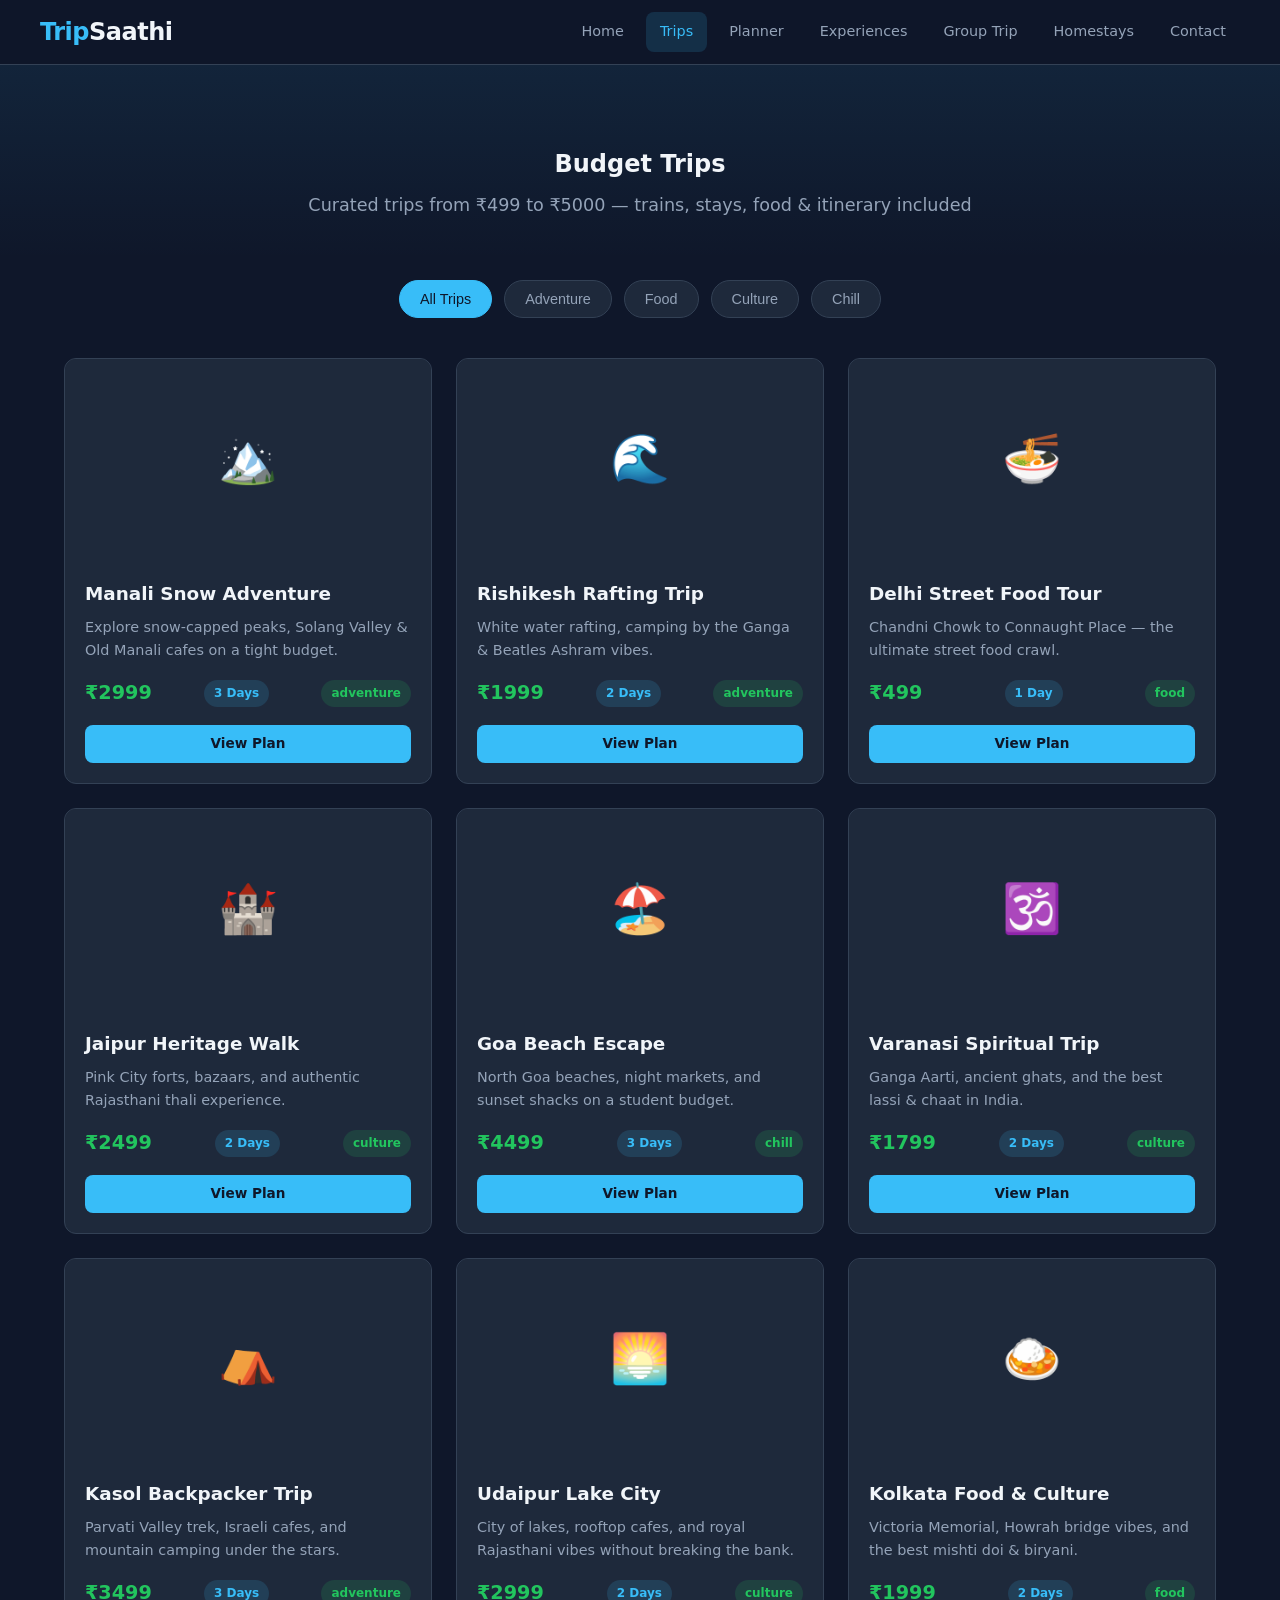
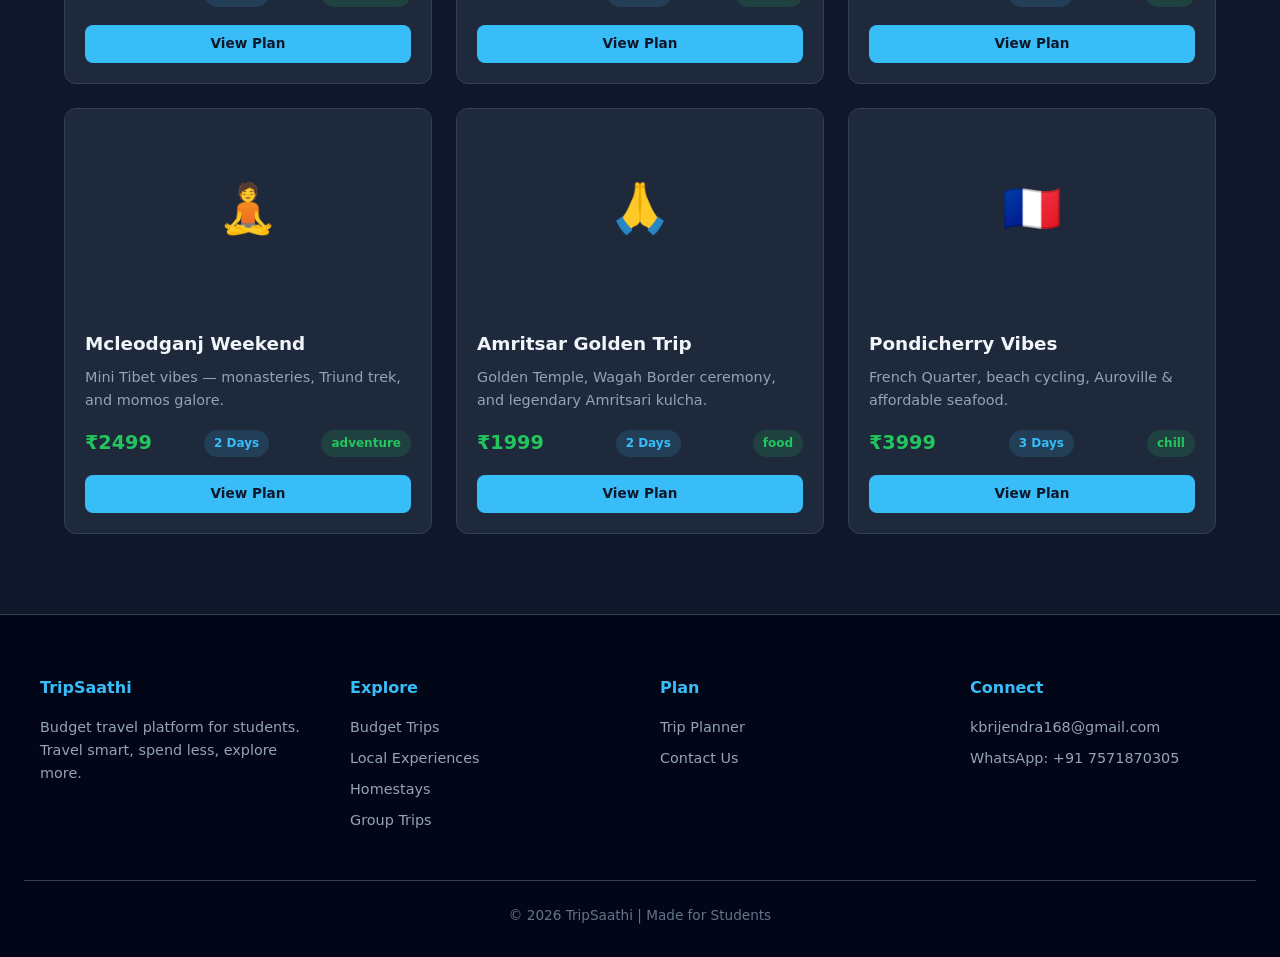
<file: trips.html>
<!DOCTYPE html>
<html lang="en">
<head>
  <meta charset="UTF-8">
  <meta name="viewport" content="width=device-width, initial-scale=1.0">
  <title>Budget Trips - TripSaathi</title>
  <link rel="stylesheet" href="css/style.css">
</head>
<body>

<header class="header">
  <div class="header-inner">
    <a href="index.html" class="logo">Trip<span>Saathi</span></a>
    <button class="mobile-toggle" aria-label="Menu">&#9776;</button>
    <nav class="nav">
      <a href="index.html">Home</a>
      <a href="trips.html" class="active">Trips</a>
      <a href="planner.html">Planner</a>
      <a href="experiences.html">Experiences</a>
      <a href="group.html">Group Trip</a>
      <a href="homestays.html">Homestays</a>
      <a href="contact.html">Contact</a>
    </nav>
  </div>
</header>

<section class="experience-hero">
  <div class="container">
    <h1>Budget Trips</h1>
    <p style="color:var(--text-secondary);margin-top:8px;font-size:1.1rem;">Curated trips from ₹499 to ₹5000 — trains, stays, food & itinerary included</p>
  </div>
</section>

<section class="section" style="padding-top:20px;">
  <div class="container">
    <div class="category-tabs" id="trip-filters">
      <button class="category-tab active" data-filter="all">All Trips</button>
      <button class="category-tab" data-filter="adventure">Adventure</button>
      <button class="category-tab" data-filter="food">Food</button>
      <button class="category-tab" data-filter="culture">Culture</button>
      <button class="category-tab" data-filter="chill">Chill</button>
    </div>

    <div class="card-grid" id="all-trips"></div>
  </div>
</section>

<footer class="footer">
  <div class="footer-grid">
    <div class="footer-col">
      <h4>TripSaathi</h4>
      <p>Budget travel platform for students. Travel smart, spend less, explore more.</p>
    </div>
    <div class="footer-col">
      <h4>Explore</h4>
      <a href="trips.html">Budget Trips</a>
      <a href="experiences.html">Local Experiences</a>
      <a href="homestays.html">Homestays</a>
      <a href="group.html">Group Trips</a>
    </div>
    <div class="footer-col">
      <h4>Plan</h4>
      <a href="planner.html">Trip Planner</a>
      <a href="contact.html">Contact Us</a>
    </div>
    <div class="footer-col">
      <h4>Connect</h4>
      <a href="mailto:kbrijendra168@gmail.com">kbrijendra168@gmail.com</a>
      <a href="https://wa.me/917571870305">WhatsApp: +91 7571870305</a>
    </div>
  </div>
  <div class="footer-bottom">
    <p>&copy; 2026 TripSaathi | Made for Students</p>
  </div>
</footer>

<script src="js/app.js"></script>
<script>
  var grid = document.getElementById('all-trips');
  tripData.forEach(function(trip) {
    grid.innerHTML += renderTripCard(trip);
  });

  // Filter tabs
  var tabs = document.querySelectorAll('#trip-filters .category-tab');
  tabs.forEach(function(tab) {
    tab.addEventListener('click', function() {
      tabs.forEach(function(t) { t.classList.remove('active'); });
      tab.classList.add('active');
      filterCards(grid, tab.getAttribute('data-filter'));
    });
  });
</script>

</body>
</html>
</file>
<file: css/style.css>
/* ===== TripSaathi Global Styles ===== */
:root {
  --bg-primary: #0f172a;
  --bg-secondary: #1e293b;
  --bg-card: #1e293b;
  --bg-card-hover: #263348;
  --accent: #38bdf8;
  --accent-dark: #0ea5e9;
  --accent-glow: rgba(56, 189, 248, 0.15);
  --text-primary: #f1f5f9;
  --text-secondary: #94a3b8;
  --text-muted: #64748b;
  --success: #22c55e;
  --warning: #f59e0b;
  --danger: #ef4444;
  --border: #334155;
  --radius: 12px;
  --radius-sm: 8px;
  --shadow: 0 4px 24px rgba(0,0,0,0.3);
  --transition: 0.3s ease;
}

* { margin: 0; padding: 0; box-sizing: border-box; }

body {
  font-family: 'Segoe UI', system-ui, -apple-system, sans-serif;
  background: var(--bg-primary);
  color: var(--text-primary);
  line-height: 1.6;
  min-height: 100vh;
}

a { color: var(--accent); text-decoration: none; transition: color var(--transition); }
a:hover { color: var(--accent-dark); }

img { max-width: 100%; height: auto; }

/* ===== Header / Navigation ===== */
.header {
  position: sticky;
  top: 0;
  z-index: 100;
  background: rgba(15, 23, 42, 0.95);
  backdrop-filter: blur(12px);
  border-bottom: 1px solid var(--border);
  padding: 0 24px;
}

.header-inner {
  max-width: 1200px;
  margin: 0 auto;
  display: flex;
  justify-content: space-between;
  align-items: center;
  height: 64px;
}

.logo {
  font-size: 1.5rem;
  font-weight: 800;
  color: var(--accent);
  letter-spacing: -0.5px;
}

.logo span { color: var(--text-primary); }

.nav { display: flex; gap: 8px; align-items: center; }

.nav a {
  color: var(--text-secondary);
  padding: 8px 14px;
  border-radius: var(--radius-sm);
  font-size: 0.9rem;
  font-weight: 500;
  transition: all var(--transition);
}

.nav a:hover,
.nav a.active {
  color: var(--accent);
  background: var(--accent-glow);
}

.mobile-toggle {
  display: none;
  background: none;
  border: none;
  color: var(--text-primary);
  font-size: 1.5rem;
  cursor: pointer;
  padding: 4px;
}

/* ===== Buttons ===== */
.btn {
  display: inline-flex;
  align-items: center;
  gap: 8px;
  padding: 12px 24px;
  border: none;
  border-radius: var(--radius-sm);
  font-size: 0.95rem;
  font-weight: 600;
  cursor: pointer;
  transition: all var(--transition);
  text-decoration: none;
}

.btn-primary {
  background: var(--accent);
  color: #0f172a;
}

.btn-primary:hover {
  background: var(--accent-dark);
  color: #0f172a;
  transform: translateY(-2px);
  box-shadow: 0 4px 16px rgba(56, 189, 248, 0.3);
}

.btn-outline {
  background: transparent;
  color: var(--accent);
  border: 2px solid var(--accent);
}

.btn-outline:hover {
  background: var(--accent);
  color: #0f172a;
}

.btn-sm { padding: 8px 16px; font-size: 0.85rem; }
.btn-lg { padding: 16px 32px; font-size: 1.1rem; }

/* ===== Layout ===== */
.container {
  max-width: 1200px;
  margin: 0 auto;
  padding: 0 24px;
}

.section {
  padding: 80px 24px;
}

.section-header {
  text-align: center;
  margin-bottom: 48px;
}

.section-header h2 {
  font-size: 2rem;
  margin-bottom: 12px;
}

.section-header p {
  color: var(--text-secondary);
  font-size: 1.1rem;
  max-width: 600px;
  margin: 0 auto;
}

/* ===== Hero ===== */
.hero {
  text-align: center;
  padding: 100px 24px 80px;
  background: linear-gradient(180deg, rgba(56, 189, 248, 0.05) 0%, transparent 60%);
}

.hero h1 {
  font-size: 3.2rem;
  font-weight: 800;
  line-height: 1.15;
  margin-bottom: 20px;
  letter-spacing: -1px;
}

.hero h1 .highlight {
  color: var(--accent);
}

.hero p {
  font-size: 1.2rem;
  color: var(--text-secondary);
  max-width: 560px;
  margin: 0 auto 32px;
}

.hero-actions {
  display: flex;
  gap: 16px;
  justify-content: center;
  flex-wrap: wrap;
}

/* ===== Cards ===== */
.card-grid {
  display: grid;
  grid-template-columns: repeat(auto-fill, minmax(300px, 1fr));
  gap: 24px;
  max-width: 1200px;
  margin: 0 auto;
}

.card {
  background: var(--bg-card);
  border-radius: var(--radius);
  overflow: hidden;
  border: 1px solid var(--border);
  transition: all var(--transition);
}

.card:hover {
  transform: translateY(-4px);
  box-shadow: var(--shadow);
  border-color: var(--accent);
}

.card-img {
  width: 100%;
  height: 200px;
  object-fit: cover;
  background: var(--bg-secondary);
  display: flex;
  align-items: center;
  justify-content: center;
  font-size: 3rem;
}

.card-body { padding: 20px; }

.card-body h3 {
  font-size: 1.15rem;
  margin-bottom: 8px;
}

.card-body p {
  color: var(--text-secondary);
  font-size: 0.9rem;
  margin-bottom: 16px;
}

.card-meta {
  display: flex;
  justify-content: space-between;
  align-items: center;
  flex-wrap: wrap;
  gap: 8px;
}

.price {
  font-size: 1.2rem;
  font-weight: 700;
  color: var(--success);
}

.tag {
  display: inline-block;
  padding: 4px 10px;
  background: var(--accent-glow);
  color: var(--accent);
  border-radius: 20px;
  font-size: 0.75rem;
  font-weight: 600;
}

.tag-success { background: rgba(34,197,94,0.15); color: var(--success); }
.tag-warning { background: rgba(245,158,11,0.15); color: var(--warning); }

/* ===== Forms ===== */
.form-group {
  margin-bottom: 20px;
}

.form-group label {
  display: block;
  margin-bottom: 6px;
  font-weight: 600;
  font-size: 0.9rem;
  color: var(--text-secondary);
}

.form-control {
  width: 100%;
  padding: 12px 16px;
  background: var(--bg-secondary);
  border: 1px solid var(--border);
  border-radius: var(--radius-sm);
  color: var(--text-primary);
  font-size: 0.95rem;
  transition: border-color var(--transition);
}

.form-control:focus {
  outline: none;
  border-color: var(--accent);
  box-shadow: 0 0 0 3px var(--accent-glow);
}

select.form-control {
  appearance: none;
  background-image: url("data:image/svg+xml,%3Csvg xmlns='http://www.w3.org/2000/svg' width='12' height='12' viewBox='0 0 12 12'%3E%3Cpath fill='%2394a3b8' d='M6 8L1 3h10z'/%3E%3C/svg%3E");
  background-repeat: no-repeat;
  background-position: right 14px center;
  padding-right: 36px;
}

textarea.form-control {
  min-height: 120px;
  resize: vertical;
}

.form-row {
  display: grid;
  grid-template-columns: 1fr 1fr;
  gap: 16px;
}

/* ===== Feature Grid ===== */
.feature-grid {
  display: grid;
  grid-template-columns: repeat(auto-fill, minmax(260px, 1fr));
  gap: 24px;
  max-width: 1200px;
  margin: 0 auto;
}

.feature-item {
  background: var(--bg-card);
  padding: 28px;
  border-radius: var(--radius);
  border: 1px solid var(--border);
  text-align: center;
  transition: all var(--transition);
}

.feature-item:hover {
  border-color: var(--accent);
  transform: translateY(-2px);
}

.feature-icon {
  font-size: 2.5rem;
  margin-bottom: 16px;
}

.feature-item h3 {
  margin-bottom: 8px;
  font-size: 1.05rem;
}

.feature-item p {
  color: var(--text-secondary);
  font-size: 0.9rem;
}

/* ===== Trip Planner ===== */
.planner-box {
  max-width: 700px;
  margin: 0 auto;
  background: var(--bg-card);
  padding: 36px;
  border-radius: var(--radius);
  border: 1px solid var(--border);
}

.budget-range {
  display: flex;
  align-items: center;
  gap: 16px;
  margin-bottom: 8px;
}

.budget-range input[type="range"] {
  flex: 1;
  accent-color: var(--accent);
  height: 6px;
}

.budget-display {
  font-size: 1.8rem;
  font-weight: 700;
  color: var(--accent);
  text-align: center;
  margin-bottom: 24px;
}

.result-box {
  background: var(--bg-primary);
  border-radius: var(--radius-sm);
  padding: 24px;
  margin-top: 24px;
  border: 1px solid var(--border);
}

.result-box h3 { margin-bottom: 16px; color: var(--accent); }

.itinerary-item {
  display: flex;
  gap: 16px;
  padding: 14px 0;
  border-bottom: 1px solid var(--border);
}

.itinerary-item:last-child { border-bottom: none; }

.itinerary-icon { font-size: 1.5rem; flex-shrink: 0; }

.itinerary-details h4 { font-size: 0.95rem; margin-bottom: 4px; }
.itinerary-details p { font-size: 0.85rem; color: var(--text-secondary); }
.itinerary-details .cost { color: var(--success); font-weight: 600; }

/* ===== Experiences ===== */
.experience-hero {
  padding: 80px 24px 40px;
  text-align: center;
  background: linear-gradient(180deg, rgba(56, 189, 248, 0.08) 0%, transparent 100%);
}

.category-tabs {
  display: flex;
  gap: 12px;
  justify-content: center;
  flex-wrap: wrap;
  margin-bottom: 40px;
}

.category-tab {
  padding: 10px 20px;
  border-radius: 24px;
  background: var(--bg-secondary);
  color: var(--text-secondary);
  border: 1px solid var(--border);
  cursor: pointer;
  font-size: 0.9rem;
  font-weight: 500;
  transition: all var(--transition);
}

.category-tab:hover,
.category-tab.active {
  background: var(--accent);
  color: #0f172a;
  border-color: var(--accent);
}

/* ===== Homestay ===== */
.rating {
  color: var(--warning);
  font-size: 0.9rem;
}

.amenities {
  display: flex;
  gap: 8px;
  flex-wrap: wrap;
  margin-top: 8px;
}

.amenity {
  font-size: 0.78rem;
  padding: 3px 8px;
  background: rgba(148, 163, 184, 0.1);
  border-radius: 4px;
  color: var(--text-secondary);
}

/* ===== Group Trip ===== */
.group-banner {
  background: linear-gradient(135deg, var(--bg-secondary), var(--bg-primary));
  border: 1px solid var(--border);
  border-radius: var(--radius);
  padding: 32px;
  text-align: center;
  margin-bottom: 40px;
}

.group-banner h3 { font-size: 1.3rem; margin-bottom: 8px; }
.group-banner p { color: var(--text-secondary); }

.steps {
  display: grid;
  grid-template-columns: repeat(auto-fill, minmax(220px, 1fr));
  gap: 24px;
  margin: 40px auto;
  max-width: 1000px;
}

.step {
  text-align: center;
  padding: 24px;
}

.step-number {
  width: 48px;
  height: 48px;
  border-radius: 50%;
  background: var(--accent);
  color: #0f172a;
  font-weight: 800;
  font-size: 1.2rem;
  display: flex;
  align-items: center;
  justify-content: center;
  margin: 0 auto 16px;
}

.step h4 { margin-bottom: 6px; }
.step p { color: var(--text-secondary); font-size: 0.88rem; }

/* ===== Footer ===== */
.footer {
  background: #020617;
  border-top: 1px solid var(--border);
  padding: 60px 24px 30px;
}

.footer-grid {
  max-width: 1200px;
  margin: 0 auto;
  display: grid;
  grid-template-columns: repeat(auto-fill, minmax(220px, 1fr));
  gap: 40px;
  margin-bottom: 40px;
}

.footer-col h4 {
  color: var(--accent);
  margin-bottom: 16px;
  font-size: 1rem;
}

.footer-col p,
.footer-col a {
  color: var(--text-secondary);
  font-size: 0.9rem;
  display: block;
  margin-bottom: 8px;
}

.footer-col a:hover { color: var(--accent); }

.footer-bottom {
  text-align: center;
  padding-top: 24px;
  border-top: 1px solid var(--border);
  color: var(--text-muted);
  font-size: 0.85rem;
}

/* ===== Responsive ===== */
@media (max-width: 768px) {
  .hero h1 { font-size: 2rem; }
  .hero p { font-size: 1rem; }
  .section { padding: 48px 16px; }
  .form-row { grid-template-columns: 1fr; }
  .card-grid { grid-template-columns: 1fr; }

  .nav {
    display: none;
    position: absolute;
    top: 64px;
    left: 0;
    right: 0;
    background: rgba(15, 23, 42, 0.98);
    flex-direction: column;
    padding: 16px;
    border-bottom: 1px solid var(--border);
  }

  .nav.open { display: flex; }
  .mobile-toggle { display: block; }

  .footer-grid { grid-template-columns: 1fr 1fr; }
}

@media (max-width: 480px) {
  .hero h1 { font-size: 1.6rem; }
  .hero-actions { flex-direction: column; align-items: center; }
  .footer-grid { grid-template-columns: 1fr; }
  .steps { grid-template-columns: 1fr; }
}

/* ===== Utilities ===== */
.text-center { text-align: center; }
.mt-2 { margin-top: 16px; }
.mt-4 { margin-top: 32px; }
.mb-2 { margin-bottom: 16px; }
.mb-4 { margin-bottom: 32px; }
.hidden { display: none; }
</file>
